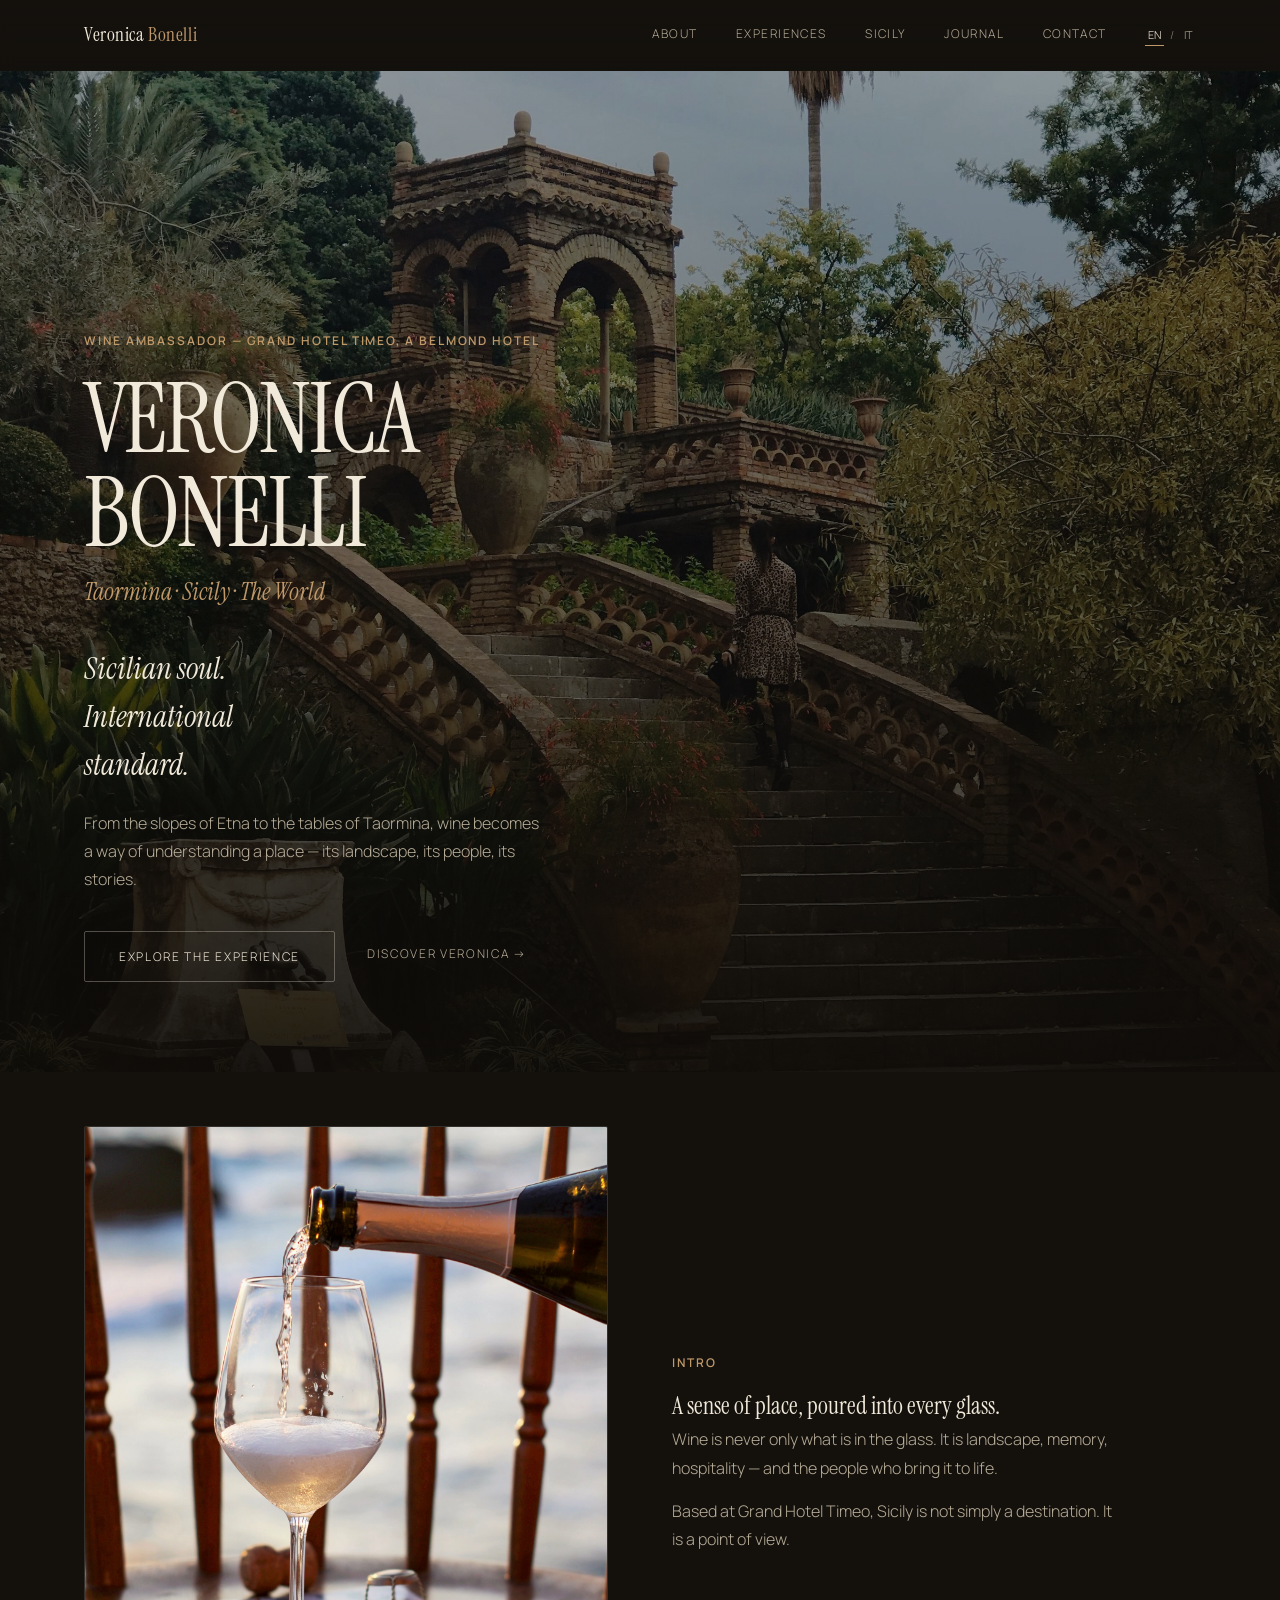
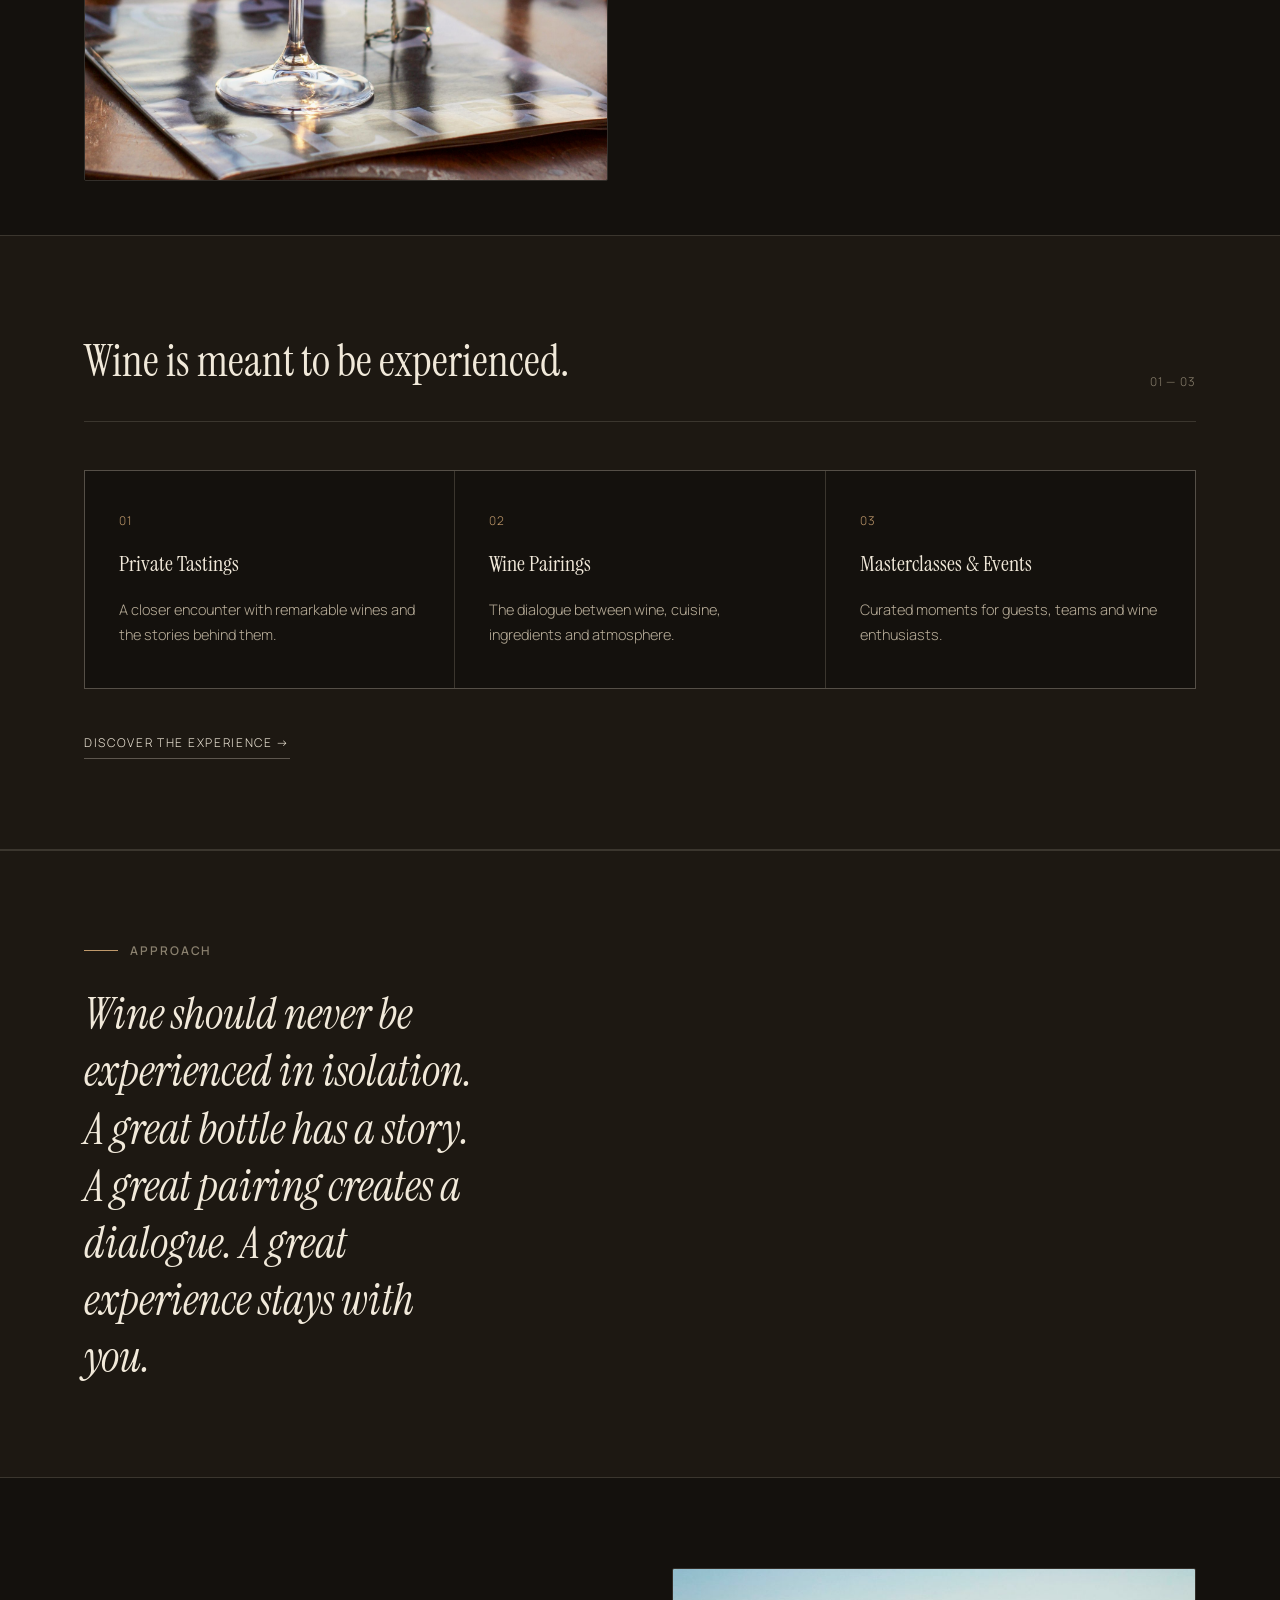
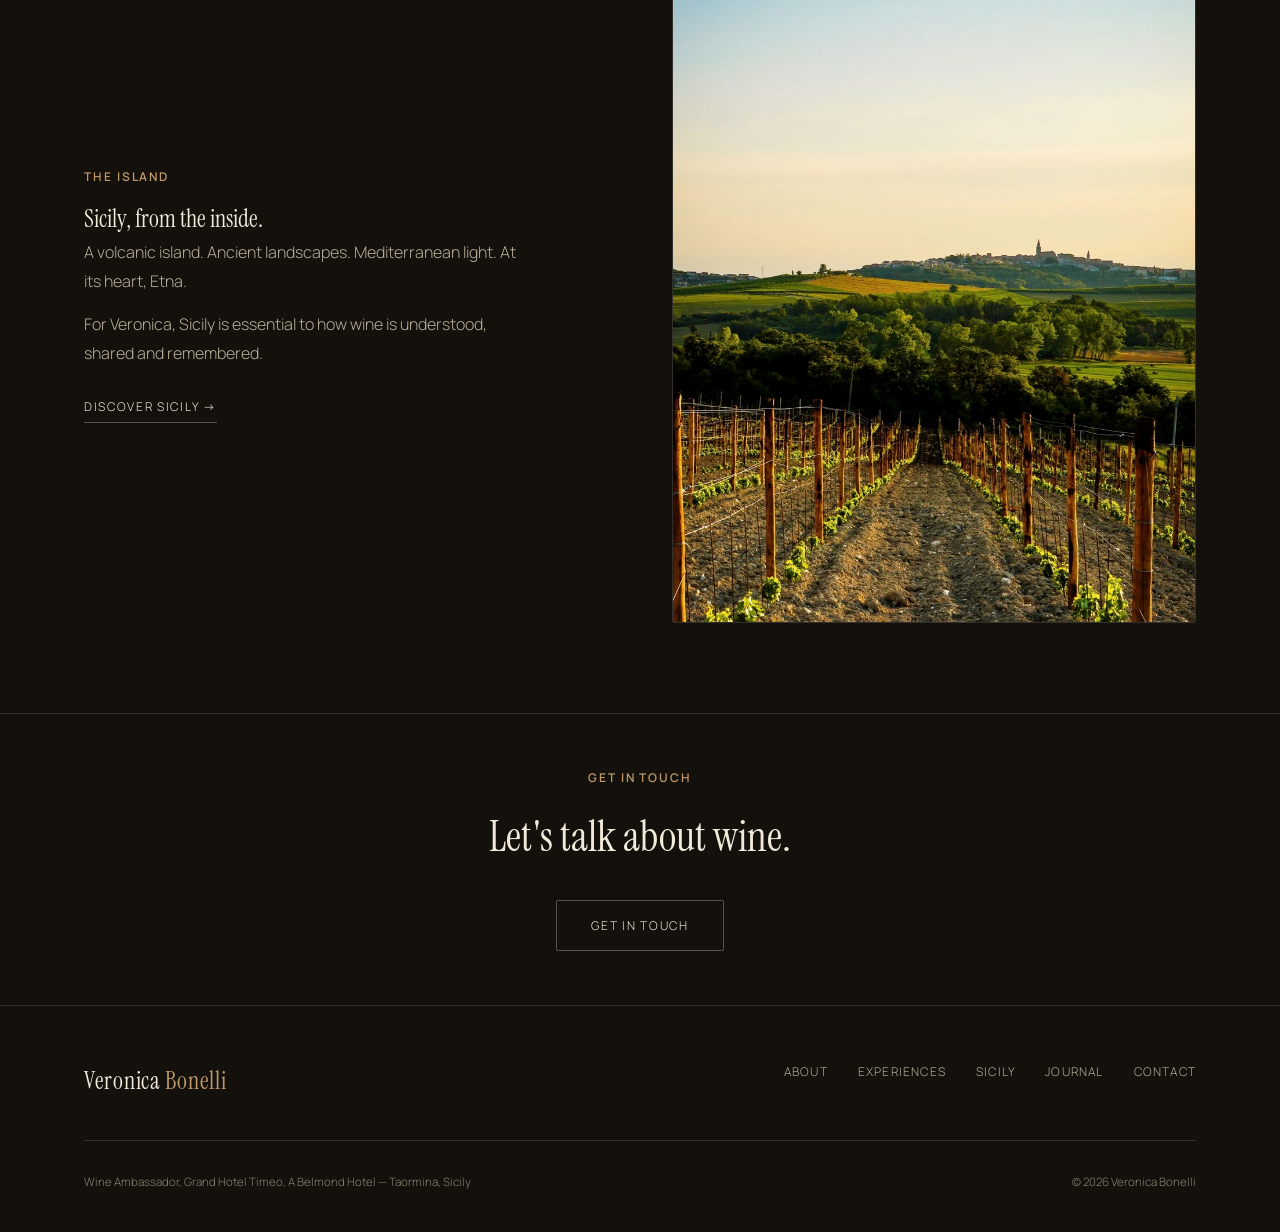
<file: index.html>
<!doctype html>
<html lang="en" data-lang="en">
<head>
<meta charset="UTF-8">
<meta name="viewport" content="width=device-width, initial-scale=1">
<title>Veronica Bonelli | Wine Ambassador, Grand Hotel Timeo, Taormina</title>
<meta name="description" content="Veronica Bonelli, Wine Ambassador at Grand Hotel Timeo, A Belmond Hotel in Taormina, Sicily. Private tastings, wine pairings and curated experiences shaped by the island and its volcano.">
<link rel="canonical" href="https://www.veronicabonelli.com/">
<meta property="og:type" content="website">
<meta property="og:site_name" content="Veronica Bonelli">
<meta property="og:title" content="Veronica Bonelli | Wine Ambassador, Grand Hotel Timeo">
<meta property="og:description" content="Sicilian soul. International standard. Wine Ambassador at Grand Hotel Timeo, A Belmond Hotel, Taormina.">
<meta property="og:image" content="https://www.veronicabonelli.com/assets/img/hero-timeo-garden.jpg">
<meta property="og:url" content="https://www.veronicabonelli.com/">
<meta name="twitter:card" content="summary_large_image">
<meta name="theme-color" content="#14110D">
<link rel="icon" href="data:image/svg+xml,<svg xmlns=%22http://www.w3.org/2000/svg%22 viewBox=%220 0 100 100%22><text y=%22.9em%22 font-size=%2290%22>🍷</text></svg>">
<link rel="preconnect" href="https://fonts.googleapis.com">
<link rel="preconnect" href="https://fonts.gstatic.com" crossorigin>
<link rel="stylesheet" href="https://fonts.googleapis.com/css2?family=Instrument+Serif:ital@0;1&family=Manrope:wght@300;400;500;600;700&display=swap">
<link rel="stylesheet" href="assets/css/style.css">
<script type="application/ld+json">
{
  "@context": "https://schema.org",
  "@type": "Person",
  "name": "Veronica Bonelli",
  "jobTitle": "Wine Ambassador",
  "worksFor": {
    "@type": "LodgingBusiness",
    "name": "Grand Hotel Timeo, A Belmond Hotel",
    "address": {
      "@type": "PostalAddress",
      "addressLocality": "Taormina",
      "addressRegion": "Sicily",
      "addressCountry": "IT"
    }
  },
  "url": "https://www.veronicabonelli.com/"
}
</script>
</head>
<body>
<a class="skip-link" href="#main">Skip to content</a>

<header class="site-header">
  <div class="wrap">
    <a class="brand" href="index.html">Veronica <span>Bonelli</span></a>
    <button class="menu-toggle" aria-expanded="false" aria-controls="site-nav" aria-label="Toggle menu">
      <span></span><span></span><span></span>
    </button>
    <nav class="nav-desktop" id="site-nav" aria-label="Primary">
      <a href="about.html">About</a>
      <a href="experience.html">Experiences</a>
      <a href="sicily.html">Sicily</a>
      <a href="journal.html">Journal</a>
      <a href="contact.html">Contact</a>
      <span class="lang-switch" role="group" aria-label="Language">
        <button type="button" data-lang-btn="en" aria-pressed="true">EN</button> / <button type="button" data-lang-btn="it" aria-pressed="false">IT</button>
      </span>
    </nav>
  </div>
</header>

<main id="main">

  <!-- ============ HERO ============ -->
  <header class="hero">
    <div class="hero-media">
      <img src="assets/img/hero-timeo-garden.jpg"
           srcset="assets/img/hero-timeo-garden-900.jpg 900w, assets/img/hero-timeo-garden.jpg 2400w"
           sizes="100vw"
           alt="Stone garden staircase and archway in the grounds of a historic Sicilian hotel"
           fetchpriority="high">
    </div>
    <div class="wrap">
      <span class="eyebrow hero-eyebrow">Wine Ambassador — Grand Hotel Timeo, A Belmond Hotel</span>
      <h1>VERONICA<br>BONELLI</h1>
      <p class="place"><span data-en>Taormina · Sicily · The World</span><span data-it>Taormina · Sicilia · Il Mondo</span></p>
      <p class="hero-tagline">
        <span data-en>Sicilian soul.<br>International standard.</span>
        <span data-it>Anima siciliana.<br>Standard internazionale.</span>
      </p>
      <p class="hero-sub">
        <span data-en>From the slopes of Etna to the tables of Taormina, wine becomes a way of understanding a place — its landscape, its people, its stories.</span>
        <span data-it>Dalle pendici dell'Etna alle tavole di Taormina, il vino diventa un modo di comprendere un luogo — il suo paesaggio, la sua gente, le sue storie.</span>
      </p>
      <div class="hero-actions">
        <a class="btn" href="experience.html"><span data-en>Explore the Experience</span><span data-it>Scopri l'Esperienza</span></a>
        <a class="cta quiet" href="about.html"><span data-en>Discover Veronica →</span><span data-it>Scopri Veronica →</span></a>
      </div>
    </div>
  </header>

  <!-- ============ INTRO ============ -->
  <section class="section-tight">
    <div class="wrap">
      <div class="spread reveal">
        <div class="art ratio-4-5">
          <img src="assets/img/pour-terrace-sea.jpg" loading="lazy" width="1700" height="2550"
               alt="Wine being poured into a glass on a terrace overlooking the Sicilian coastline">
        </div>
        <div class="copy">
          <span class="eyebrow"><span data-en>Intro</span><span data-it>Introduzione</span></span>
          <h2 style="margin-top:14px;">
            <span data-en>A sense of place, poured into every glass.</span>
            <span data-it>Un senso del luogo, versato in ogni calice.</span>
          </h2>
          <p>
            <span data-en>Wine is never only what is in the glass. It is landscape, memory, hospitality — and the people who bring it to life.</span>
            <span data-it>Il vino non è mai solo ciò che si trova nel calice. È paesaggio, memoria, ospitalità — e le persone che lo portano in vita.</span>
          </p>
          <p>
            <span data-en>Based at Grand Hotel Timeo, Sicily is not simply a destination. It is a point of view.</span>
            <span data-it>Con base al Grand Hotel Timeo, la Sicilia non è semplicemente una destinazione. È un punto di vista.</span>
          </p>
        </div>
      </div>
    </div>
  </section>

  <!-- ============ WINE EXPERIENCE TEASER ============ -->
  <section style="background:var(--basalto); border-top:1px solid var(--line); border-bottom:1px solid var(--line);">
    <div class="wrap">
      <div class="section-head reveal">
        <h2><span data-en>Wine is meant to be experienced.</span><span data-it>Il vino è fatto per essere vissuto.</span></h2>
        <span class="idx">01 — 03</span>
      </div>
      <div class="exp-grid reveal">
        <div class="exp-card">
          <span class="num">01</span>
          <h3><span data-en>Private Tastings</span><span data-it>Degustazioni Private</span></h3>
          <p><span data-en>A closer encounter with remarkable wines and the stories behind them.</span><span data-it>Un incontro ravvicinato con vini straordinari e le storie che li accompagnano.</span></p>
        </div>
        <div class="exp-card">
          <span class="num">02</span>
          <h3><span data-en>Wine Pairings</span><span data-it>Abbinamenti</span></h3>
          <p><span data-en>The dialogue between wine, cuisine, ingredients and atmosphere.</span><span data-it>Il dialogo tra vino, cucina, ingredienti e atmosfera.</span></p>
        </div>
        <div class="exp-card">
          <span class="num">03</span>
          <h3><span data-en>Masterclasses &amp; Events</span><span data-it>Masterclass ed Eventi</span></h3>
          <p><span data-en>Curated moments for guests, teams and wine enthusiasts.</span><span data-it>Momenti curati per ospiti, team e appassionati di vino.</span></p>
        </div>
      </div>
      <div class="reveal" style="margin-top:40px;">
        <a class="cta" href="experience.html"><span data-en>Discover the Experience →</span><span data-it>Scopri l'Esperienza →</span></a>
      </div>
    </div>
  </section>

  <!-- ============ PHILOSOPHY / MANIFESTO ============ -->
  <section class="manifesto">
    <div class="wrap">
      <div class="badge-row reveal">
        <span class="line"></span>
        <span class="eyebrow" style="color:var(--muted-2);"><span data-en>Approach</span><span data-it>Approccio</span></span>
      </div>
      <blockquote class="reveal">
        <p>
          <span data-en>Wine should never be experienced in isolation. A great bottle has a story. A great pairing creates a dialogue. A great experience stays with you.</span>
          <span data-it>Il vino non dovrebbe mai essere vissuto in isolamento. Una grande bottiglia ha una storia. Un grande abbinamento crea un dialogo. Una grande esperienza rimane.</span>
        </p>
      </blockquote>
    </div>
  </section>

  <!-- ============ SICILY TEASER ============ -->
  <section>
    <div class="wrap">
      <div class="spread rev reveal">
        <div class="art ratio-4-5">
          <img src="assets/img/vineyard-golden-hills-900.jpg" loading="lazy" width="900" height="1676"
               alt="Vineyard rows on rolling Sicilian hills at golden hour, with a hilltop village in the distance">
        </div>
        <div class="copy">
          <span class="eyebrow"><span data-en>The Island</span><span data-it>L'Isola</span></span>
          <h2 style="margin-top:14px;"><span data-en>Sicily, from the inside.</span><span data-it>La Sicilia, dall'interno.</span></h2>
          <p>
            <span data-en>A volcanic island. Ancient landscapes. Mediterranean light. At its heart, Etna.</span>
            <span data-it>Un'isola vulcanica. Paesaggi antichi. Luce mediterranea. Al suo centro, l'Etna.</span>
          </p>
          <p>
            <span data-en>For Veronica, Sicily is essential to how wine is understood, shared and remembered.</span>
            <span data-it>Per Veronica, la Sicilia è essenziale al modo in cui il vino viene compreso, condiviso e ricordato.</span>
          </p>
          <div style="margin-top:26px;">
            <a class="cta" href="sicily.html"><span data-en>Discover Sicily →</span><span data-it>Scopri la Sicilia →</span></a>
          </div>
        </div>
      </div>
    </div>
  </section>

  <!-- ============ CLOSING CTA ============ -->
  <section class="section-tight" style="text-align:center; border-top:1px solid var(--line);">
    <div class="wrap-narrow reveal">
      <span class="eyebrow"><span data-en>Get in Touch</span><span data-it>Contatti</span></span>
      <h2 style="margin-top:16px; font-size:clamp(28px,4vw,42px);">
        <span data-en>Let's talk about wine.</span><span data-it>Parliamo di vino.</span>
      </h2>
      <div style="margin-top:30px;">
        <a class="btn" href="contact.html"><span data-en>Get in Touch</span><span data-it>Contattami</span></a>
      </div>
    </div>
  </section>

</main>

<footer class="site-footer">
  <div class="wrap">
    <div class="footer-top">
      <a class="brand" href="index.html">Veronica <span>Bonelli</span></a>
      <nav class="footer-nav" aria-label="Footer">
        <a href="about.html">About</a>
        <a href="experience.html">Experiences</a>
        <a href="sicily.html">Sicily</a>
        <a href="journal.html">Journal</a>
        <a href="contact.html">Contact</a>
      </nav>
    </div>
    <div class="footer-bottom">
      <span><span data-en>Wine Ambassador, Grand Hotel Timeo, A Belmond Hotel — Taormina, Sicily</span><span data-it>Wine Ambassador, Grand Hotel Timeo, A Belmond Hotel — Taormina, Sicilia</span></span>
      <span>© 2026 Veronica Bonelli</span>
    </div>
  </div>
</footer>

<script src="assets/js/main.js"></script>
</body>
</html>
</file>
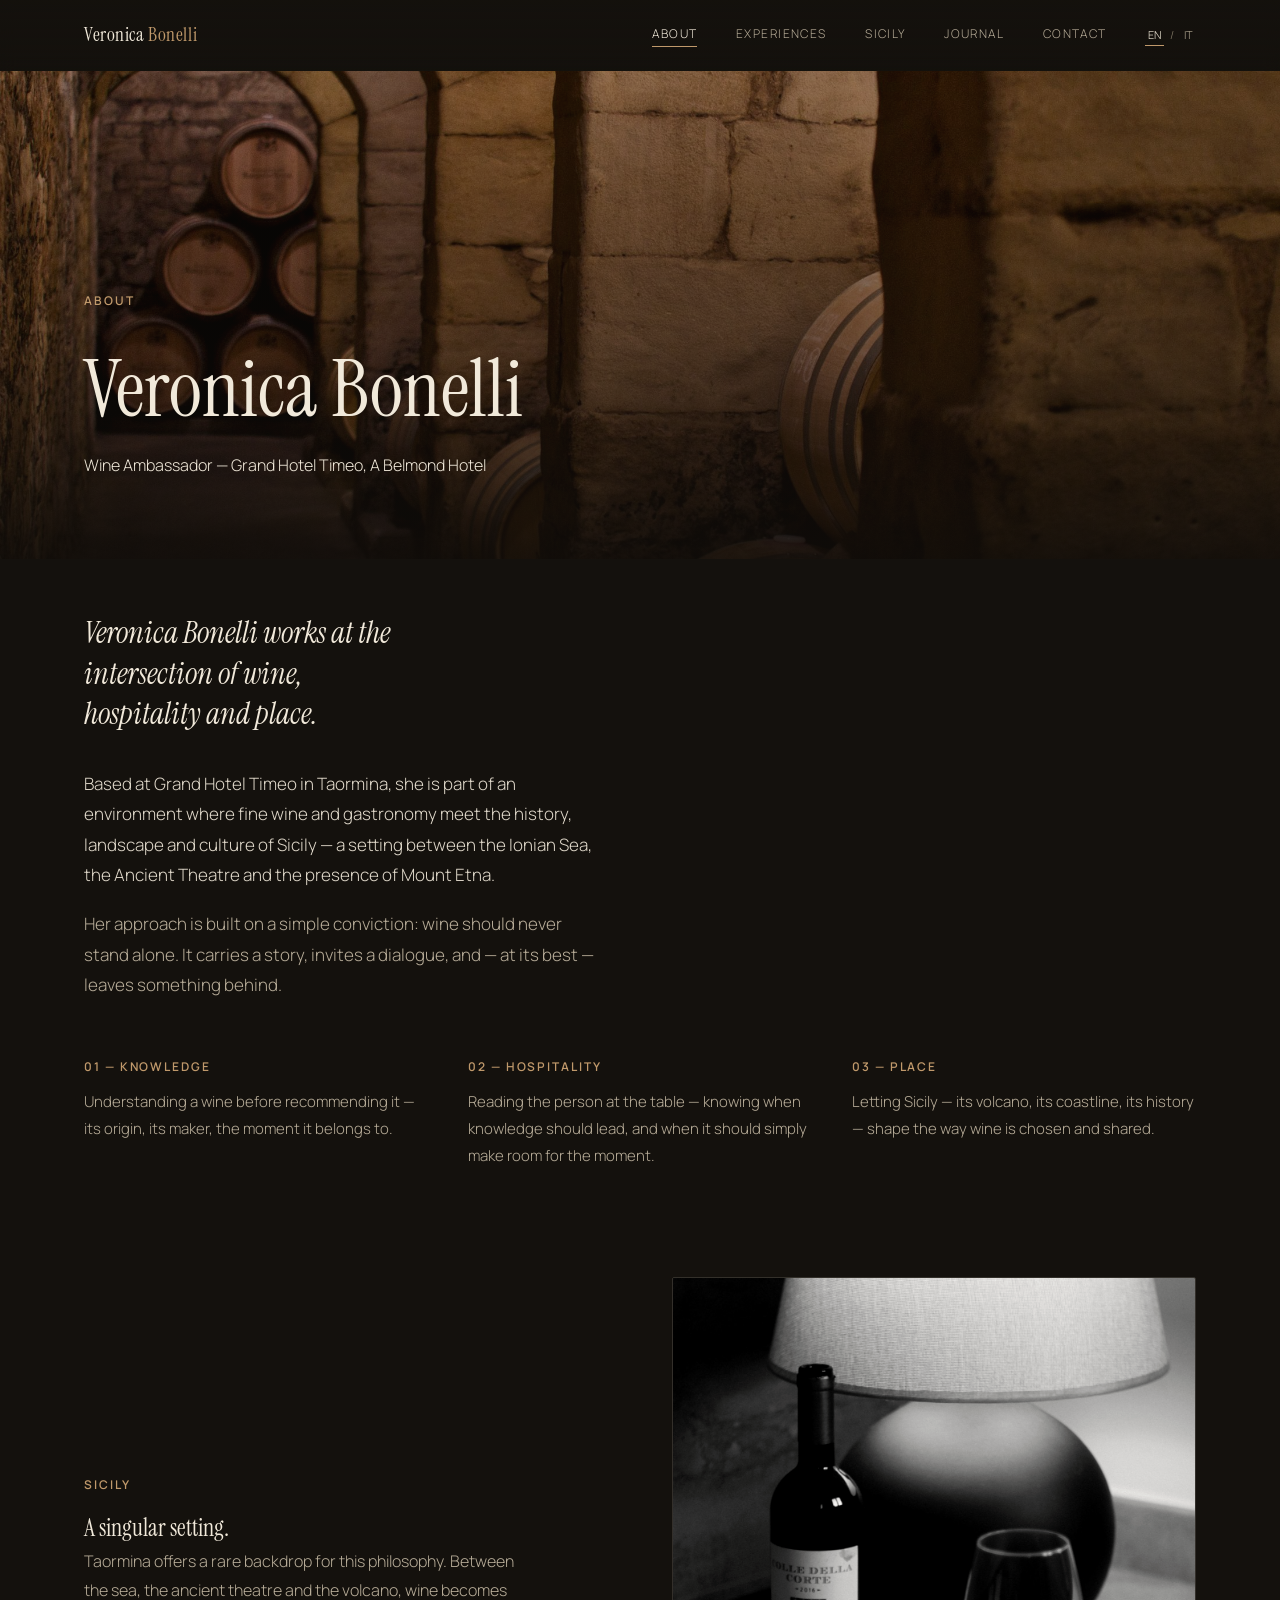
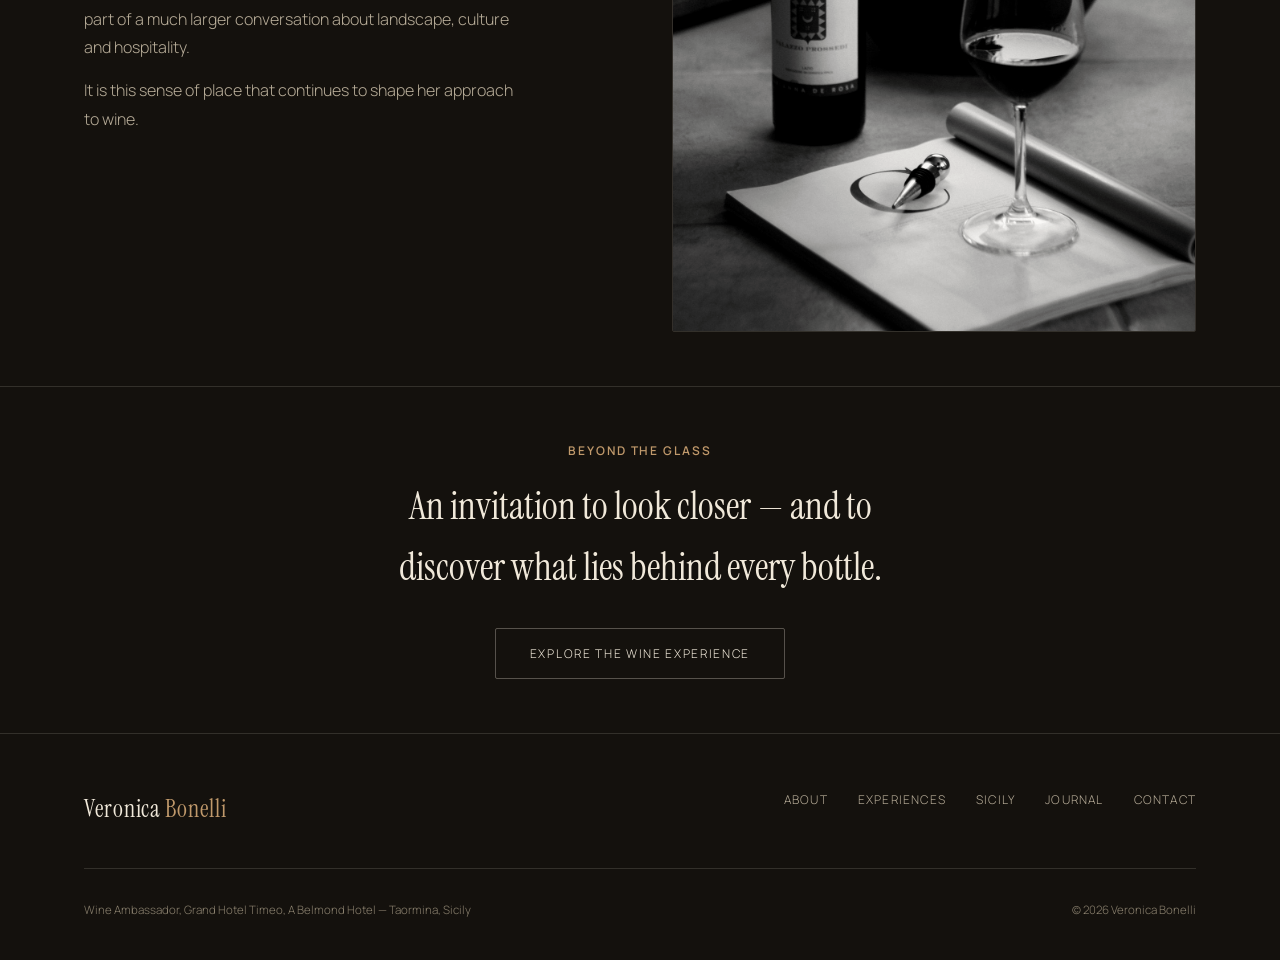
<file: about.html>
<!doctype html>
<html lang="en" data-lang="en">
<head>
<meta charset="UTF-8">
<meta name="viewport" content="width=device-width, initial-scale=1">
<title>About | Veronica Bonelli — Wine Ambassador, Grand Hotel Timeo</title>
<meta name="description" content="Veronica Bonelli works at the intersection of wine, hospitality and place — Wine Ambassador at Grand Hotel Timeo, A Belmond Hotel, Taormina.">
<link rel="canonical" href="https://www.veronicabonelli.com/about.html">
<meta property="og:type" content="profile">
<meta property="og:site_name" content="Veronica Bonelli">
<meta property="og:title" content="About Veronica Bonelli">
<meta property="og:description" content="Wine Ambassador at Grand Hotel Timeo, A Belmond Hotel, Taormina — wine, hospitality and a deep sense of place.">
<meta property="og:image" content="https://www.veronicabonelli.com/assets/img/cellar-stone-arches.jpg">
<meta property="og:url" content="https://www.veronicabonelli.com/about.html">
<meta name="twitter:card" content="summary_large_image">
<meta name="theme-color" content="#14110D">
<link rel="icon" href="data:image/svg+xml,<svg xmlns=%22http://www.w3.org/2000/svg%22 viewBox=%220 0 100 100%22><text y=%22.9em%22 font-size=%2290%22>🍷</text></svg>">
<link rel="preconnect" href="https://fonts.googleapis.com">
<link rel="preconnect" href="https://fonts.gstatic.com" crossorigin>
<link rel="stylesheet" href="https://fonts.googleapis.com/css2?family=Instrument+Serif:ital@0;1&family=Manrope:wght@300;400;500;600;700&display=swap">
<link rel="stylesheet" href="assets/css/style.css">
</head>
<body>
<a class="skip-link" href="#main">Skip to content</a>

<header class="site-header">
  <div class="wrap">
    <a class="brand" href="index.html">Veronica <span>Bonelli</span></a>
    <button class="menu-toggle" aria-expanded="false" aria-controls="site-nav" aria-label="Toggle menu">
      <span></span><span></span><span></span>
    </button>
    <nav class="nav-desktop" id="site-nav" aria-label="Primary">
      <a href="about.html" aria-current="page">About</a>
      <a href="experience.html">Experiences</a>
      <a href="sicily.html">Sicily</a>
      <a href="journal.html">Journal</a>
      <a href="contact.html">Contact</a>
      <span class="lang-switch" role="group" aria-label="Language">
        <button type="button" data-lang-btn="en" aria-pressed="true">EN</button> / <button type="button" data-lang-btn="it" aria-pressed="false">IT</button>
      </span>
    </nav>
  </div>
</header>

<main id="main">

  <header class="page-hero">
    <div class="hero-media">
      <img src="assets/img/cellar-stone-arches.jpg"
           srcset="assets/img/cellar-stone-arches-900.jpg 900w, assets/img/cellar-stone-arches.jpg 2200w"
           sizes="100vw" loading="eager" fetchpriority="high"
           alt="A stone-vaulted cellar corridor with soft, warm lighting">
    </div>
    <div class="wrap">
      <span class="eyebrow"><span data-en>About</span><span data-it>Chi È</span></span>
      <h1 style="font-size:clamp(40px,7vw,80px); margin-top:14px;">Veronica Bonelli</h1>
      <p class="place"><span data-en>Wine Ambassador — Grand Hotel Timeo, A Belmond Hotel</span><span data-it>Wine Ambassador — Grand Hotel Timeo, A Belmond Hotel</span></p>
    </div>
  </header>

  <section class="section-tight">
    <div class="wrap">
      <p class="about-lede reveal">
        <span data-en>Veronica Bonelli works at the intersection of wine, hospitality and place.</span>
        <span data-it>Veronica Bonelli lavora all'incontro tra vino, ospitalità e territorio.</span>
      </p>

      <div class="reveal" style="max-width:60ch; margin-top:34px;">
        <p class="lede" style="color:var(--ivory); opacity:.92;">
          <span data-en>Based at Grand Hotel Timeo in Taormina, she is part of an environment where fine wine and gastronomy meet the history, landscape and culture of Sicily — a setting between the Ionian Sea, the Ancient Theatre and the presence of Mount Etna.</span>
          <span data-it>Con base al Grand Hotel Timeo di Taormina, fa parte di un ambiente in cui il grande vino e la gastronomia incontrano la storia, il paesaggio e la cultura della Sicilia — un contesto tra il Mar Ionio, il Teatro Antico e la presenza dell'Etna.</span>
        </p>
        <p class="lede" style="margin-top:18px;">
          <span data-en>Her approach is built on a simple conviction: wine should never stand alone. It carries a story, invites a dialogue, and — at its best — leaves something behind.</span>
          <span data-it>Il suo approccio si fonda su una convinzione semplice: il vino non dovrebbe mai essere isolato. Racconta una storia, apre un dialogo e, nella sua forma migliore, lascia un segno.</span>
        </p>
      </div>

      <div class="pillars reveal">
        <div class="pillar">
          <span class="eyebrow">01 — <span data-en>Knowledge</span><span data-it>Conoscenza</span></span>
          <p style="margin-top:12px;">
            <span data-en>Understanding a wine before recommending it — its origin, its maker, the moment it belongs to.</span>
            <span data-it>Comprendere un vino prima di consigliarlo — la sua origine, chi lo produce, il momento a cui appartiene.</span>
          </p>
        </div>
        <div class="pillar">
          <span class="eyebrow">02 — <span data-en>Hospitality</span><span data-it>Ospitalità</span></span>
          <p style="margin-top:12px;">
            <span data-en>Reading the person at the table — knowing when knowledge should lead, and when it should simply make room for the moment.</span>
            <span data-it>Leggere la persona seduta al tavolo — sapere quando la conoscenza deve guidare e quando deve semplicemente lasciare spazio al momento.</span>
          </p>
        </div>
        <div class="pillar">
          <span class="eyebrow">03 — <span data-en>Place</span><span data-it>Territorio</span></span>
          <p style="margin-top:12px;">
            <span data-en>Letting Sicily — its volcano, its coastline, its history — shape the way wine is chosen and shared.</span>
            <span data-it>Lasciare che la Sicilia — il suo vulcano, la sua costa, la sua storia — orienti il modo in cui il vino viene scelto e condiviso.</span>
          </p>
        </div>
      </div>
    </div>
  </section>

  <section class="section-tight">
    <div class="wrap">
      <div class="spread rev reveal">
        <div class="art ratio-4-5">
          <img src="assets/img/still-life-bw.jpg" loading="lazy" width="1300" height="1949"
               alt="Black and white still life of a wine bottle and glass on a dark tabletop">
        </div>
        <div class="copy">
          <span class="eyebrow"><span data-en>Sicily</span><span data-it>Sicilia</span></span>
          <h2 style="margin-top:14px;"><span data-en>A singular setting.</span><span data-it>Un contesto unico.</span></h2>
          <p>
            <span data-en>Taormina offers a rare backdrop for this philosophy. Between the sea, the ancient theatre and the volcano, wine becomes part of a much larger conversation about landscape, culture and hospitality.</span>
            <span data-it>Taormina offre uno sfondo raro per questa filosofia. Tra il mare, il teatro antico e il vulcano, il vino diventa parte di una conversazione molto più ampia su paesaggio, cultura e ospitalità.</span>
          </p>
          <p>
            <span data-en>It is this sense of place that continues to shape her approach to wine.</span>
            <span data-it>È questo senso del luogo a continuare a orientare il suo approccio al vino.</span>
          </p>
        </div>
      </div>
    </div>
  </section>

  <section class="section-tight" style="text-align:center; border-top:1px solid var(--line);">
    <div class="wrap-narrow reveal">
      <span class="eyebrow"><span data-en>Beyond the Glass</span><span data-it>Oltre il Calice</span></span>
      <h2 style="margin-top:16px; font-size:clamp(26px,3.6vw,38px);">
        <span data-en>An invitation to look closer — and to discover what lies behind every bottle.</span>
        <span data-it>Un invito a guardare più da vicino — e a scoprire ciò che si trova dietro ogni bottiglia.</span>
      </h2>
      <div style="margin-top:30px;">
        <a class="btn" href="experience.html"><span data-en>Explore the Wine Experience</span><span data-it>Scopri l'Esperienza</span></a>
      </div>
    </div>
  </section>

</main>

<footer class="site-footer">
  <div class="wrap">
    <div class="footer-top">
      <a class="brand" href="index.html">Veronica <span>Bonelli</span></a>
      <nav class="footer-nav" aria-label="Footer">
        <a href="about.html">About</a>
        <a href="experience.html">Experiences</a>
        <a href="sicily.html">Sicily</a>
        <a href="journal.html">Journal</a>
        <a href="contact.html">Contact</a>
      </nav>
    </div>
    <div class="footer-bottom">
      <span><span data-en>Wine Ambassador, Grand Hotel Timeo, A Belmond Hotel — Taormina, Sicily</span><span data-it>Wine Ambassador, Grand Hotel Timeo, A Belmond Hotel — Taormina, Sicilia</span></span>
      <span>© 2026 Veronica Bonelli</span>
    </div>
  </div>
</footer>

<script src="assets/js/main.js"></script>
</body>
</html>
</file>
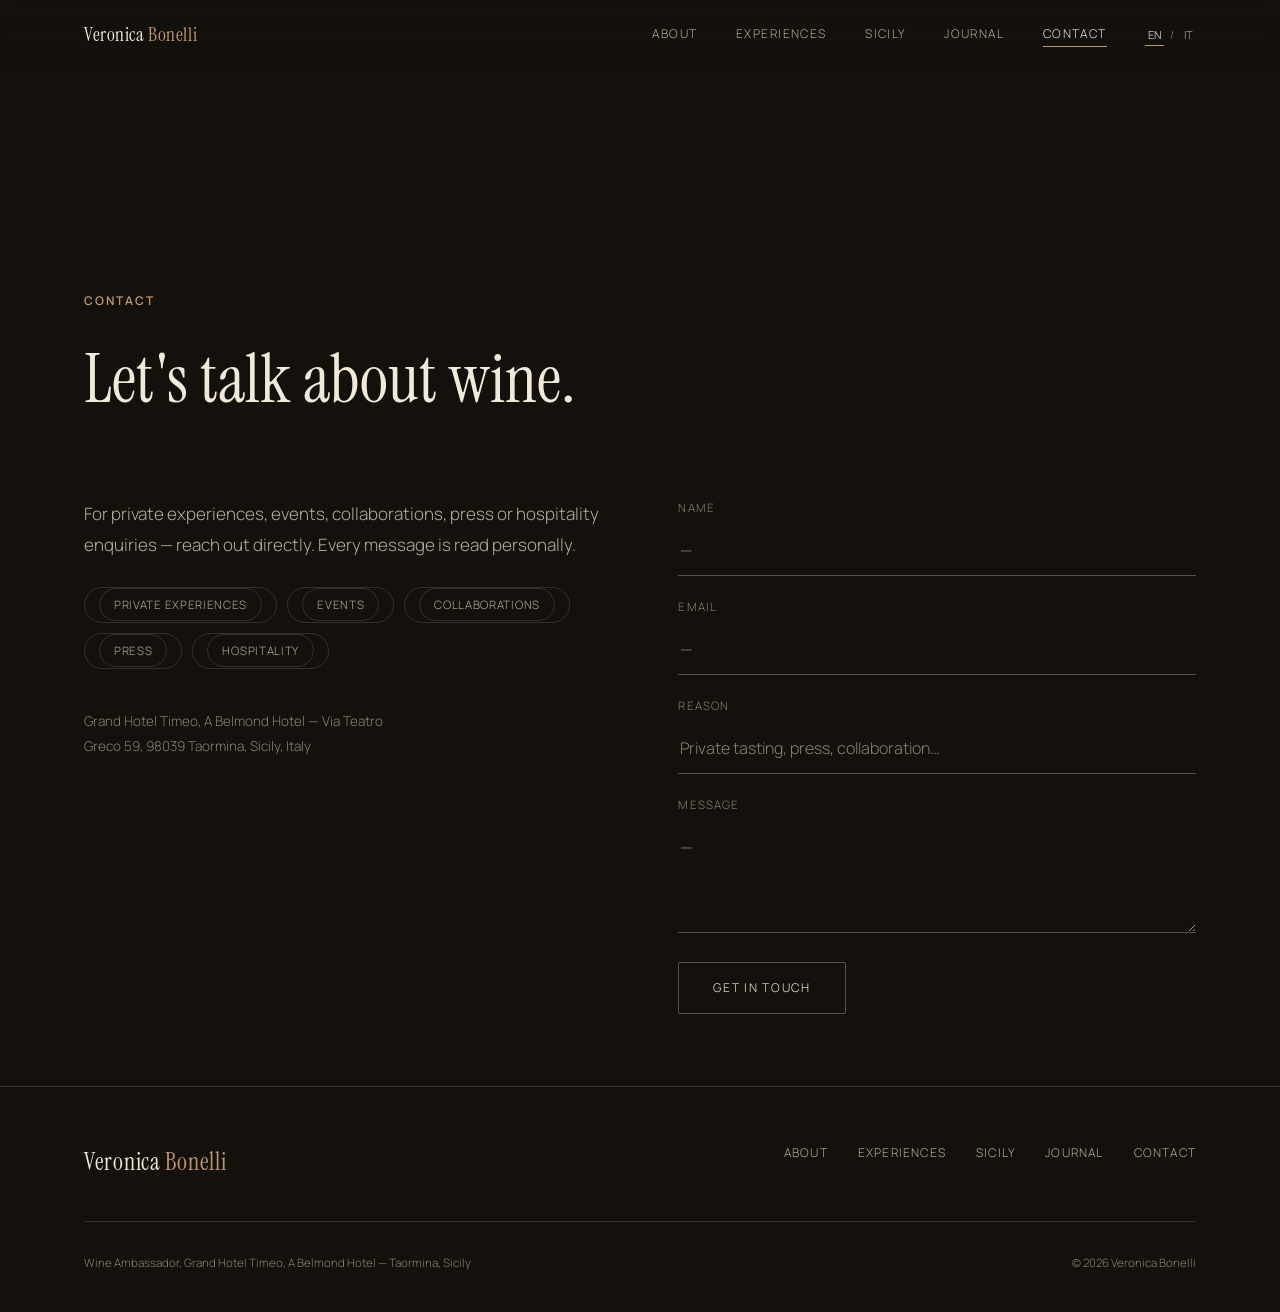
<file: contact.html>
<!doctype html>
<html lang="en" data-lang="en">
<head>
<meta charset="UTF-8">
<meta name="viewport" content="width=device-width, initial-scale=1">
<title>Contact | Veronica Bonelli — Wine Ambassador, Taormina</title>
<meta name="description" content="Get in touch with Veronica Bonelli, Wine Ambassador at Grand Hotel Timeo, A Belmond Hotel, Taormina — private experiences, events, collaborations and press.">
<link rel="canonical" href="https://www.veronicabonelli.com/contact.html">
<meta property="og:type" content="website">
<meta property="og:site_name" content="Veronica Bonelli">
<meta property="og:title" content="Contact Veronica Bonelli">
<meta property="og:description" content="Let's talk about wine — private experiences, events, collaborations and press.">
<meta property="og:image" content="https://www.veronicabonelli.com/assets/img/hero-timeo-garden.jpg">
<meta property="og:url" content="https://www.veronicabonelli.com/contact.html">
<meta name="twitter:card" content="summary_large_image">
<meta name="theme-color" content="#14110D">
<link rel="icon" href="data:image/svg+xml,<svg xmlns=%22http://www.w3.org/2000/svg%22 viewBox=%220 0 100 100%22><text y=%22.9em%22 font-size=%2290%22>🍷</text></svg>">
<link rel="preconnect" href="https://fonts.googleapis.com">
<link rel="preconnect" href="https://fonts.gstatic.com" crossorigin>
<link rel="stylesheet" href="https://fonts.googleapis.com/css2?family=Instrument+Serif:ital@0;1&family=Manrope:wght@300;400;500;600;700&display=swap">
<link rel="stylesheet" href="assets/css/style.css">
</head>
<body>
<a class="skip-link" href="#main">Skip to content</a>

<header class="site-header">
  <div class="wrap">
    <a class="brand" href="index.html">Veronica <span>Bonelli</span></a>
    <button class="menu-toggle" aria-expanded="false" aria-controls="site-nav" aria-label="Toggle menu">
      <span></span><span></span><span></span>
    </button>
    <nav class="nav-desktop" id="site-nav" aria-label="Primary">
      <a href="about.html">About</a>
      <a href="experience.html">Experiences</a>
      <a href="sicily.html">Sicily</a>
      <a href="journal.html">Journal</a>
      <a href="contact.html" aria-current="page">Contact</a>
      <span class="lang-switch" role="group" aria-label="Language">
        <button type="button" data-lang-btn="en" aria-pressed="true">EN</button> / <button type="button" data-lang-btn="it" aria-pressed="false">IT</button>
      </span>
    </nav>
  </div>
</header>

<main id="main">

  <header class="page-hero" style="padding-bottom:12px;">
    <div class="wrap">
      <span class="eyebrow"><span data-en>Contact</span><span data-it>Contatti</span></span>
      <h1 style="font-size:clamp(38px,6.6vw,68px); margin-top:14px; color:var(--ivory);">
        <span data-en>Let's talk about wine.</span>
        <span data-it>Parliamo di vino.</span>
      </h1>
    </div>
  </header>

  <section class="section-tight">
    <div class="wrap">
      <div class="contact-grid">

        <div class="reveal">
          <p class="lede">
            <span data-en>For private experiences, events, collaborations, press or hospitality enquiries — reach out directly. Every message is read personally.</span>
            <span data-it>Per esperienze private, eventi, collaborazioni, stampa o richieste legate all'ospitalità — scrivi direttamente. Ogni messaggio viene letto personalmente.</span>
          </p>
          <div class="reasons">
            <span><span data-en>Private Experiences</span><span data-it>Esperienze Private</span></span>
            <span><span data-en>Events</span><span data-it>Eventi</span></span>
            <span><span data-en>Collaborations</span><span data-it>Collaborazioni</span></span>
            <span><span data-en>Press</span><span data-it>Stampa</span></span>
            <span><span data-en>Hospitality</span><span data-it>Ospitalità</span></span>
          </div>
          <p style="margin-top:40px; color:var(--muted-2); font-size:13.5px; line-height:1.8; max-width:42ch;">
            <span data-en>Grand Hotel Timeo, A Belmond Hotel — Via Teatro Greco 59, 98039 Taormina, Sicily, Italy</span>
            <span data-it>Grand Hotel Timeo, A Belmond Hotel — Via Teatro Greco 59, 98039 Taormina, Sicilia, Italia</span>
          </p>
        </div>

        <form class="reveal" data-contact-form novalidate>
          <div class="field">
            <label for="name"><span data-en>Name</span><span data-it>Nome</span></label>
            <input id="name" name="name" type="text" autocomplete="name" required placeholder="—">
          </div>
          <div class="field">
            <label for="email"><span data-en>Email</span><span data-it>Email</span></label>
            <input id="email" name="email" type="email" autocomplete="email" required placeholder="—">
          </div>
          <div class="field">
            <label for="reason"><span data-en>Reason</span><span data-it>Motivo</span></label>
            <input id="reason" name="reason" type="text" placeholder="Private tasting, press, collaboration…">
          </div>
          <div class="field">
            <label for="message"><span data-en>Message</span><span data-it>Messaggio</span></label>
            <textarea id="message" name="message" required placeholder="—"></textarea>
          </div>
          <button class="btn" type="submit"><span data-en>Get in Touch</span><span data-it>Invia</span></button>
          <p class="form-note" data-form-status role="status" aria-live="polite"></p>
        </form>

      </div>
    </div>
  </section>

</main>

<footer class="site-footer">
  <div class="wrap">
    <div class="footer-top">
      <a class="brand" href="index.html">Veronica <span>Bonelli</span></a>
      <nav class="footer-nav" aria-label="Footer">
        <a href="about.html">About</a>
        <a href="experience.html">Experiences</a>
        <a href="sicily.html">Sicily</a>
        <a href="journal.html">Journal</a>
        <a href="contact.html">Contact</a>
      </nav>
    </div>
    <div class="footer-bottom">
      <span><span data-en>Wine Ambassador, Grand Hotel Timeo, A Belmond Hotel — Taormina, Sicily</span><span data-it>Wine Ambassador, Grand Hotel Timeo, A Belmond Hotel — Taormina, Sicilia</span></span>
      <span>© 2026 Veronica Bonelli</span>
    </div>
  </div>
</footer>

<script src="assets/js/main.js"></script>
</body>
</html>
</file>
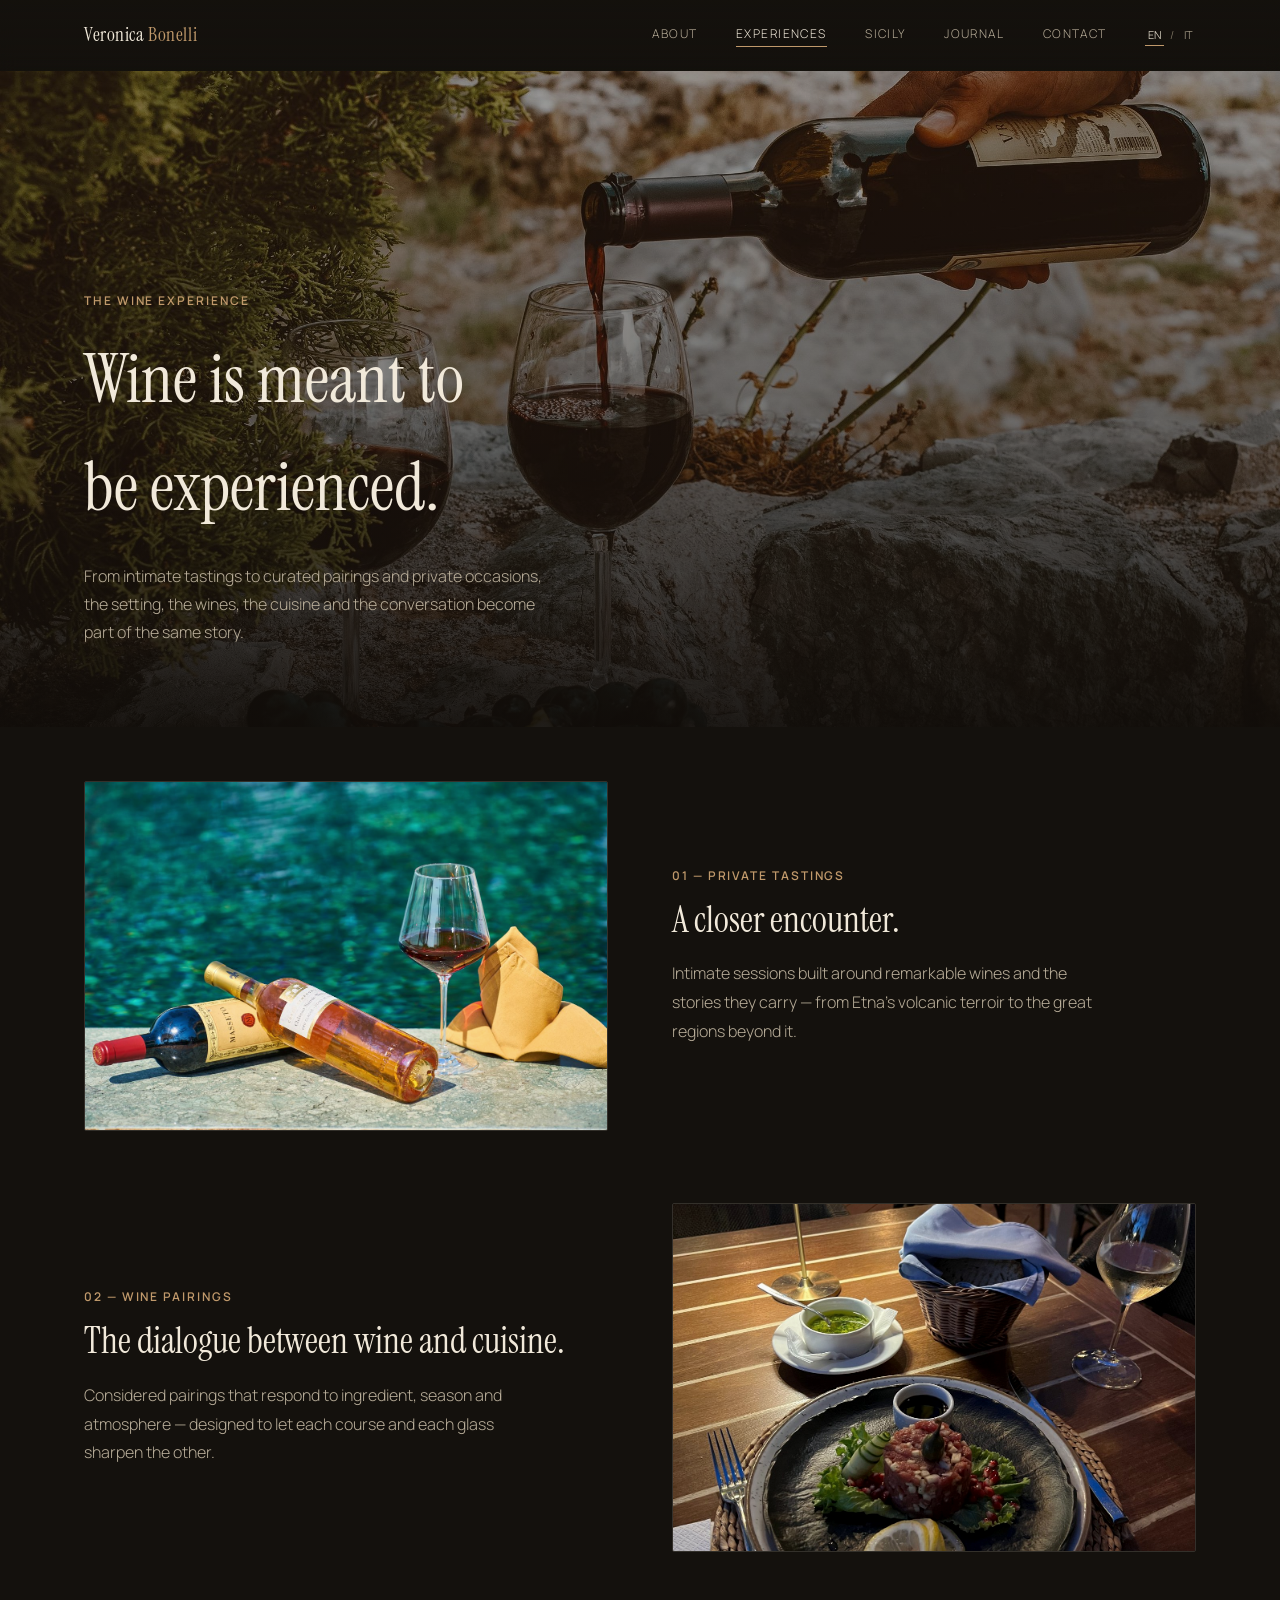
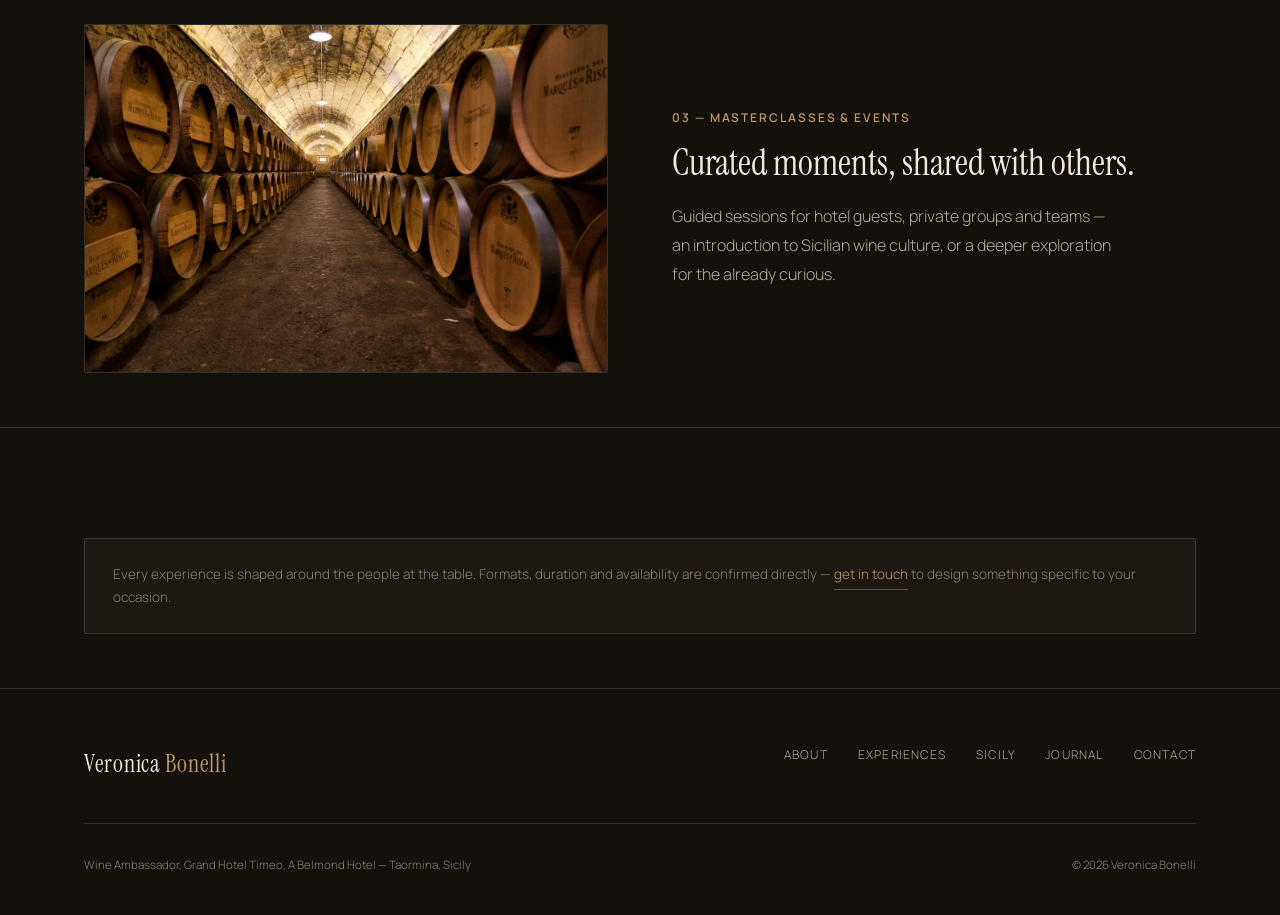
<file: experience.html>
<!doctype html>
<html lang="en" data-lang="en">
<head>
<meta charset="UTF-8">
<meta name="viewport" content="width=device-width, initial-scale=1">
<title>The Wine Experience | Veronica Bonelli — Grand Hotel Timeo</title>
<meta name="description" content="Private tastings, wine pairings, masterclasses and events with Veronica Bonelli, Wine Ambassador at Grand Hotel Timeo, A Belmond Hotel, Taormina.">
<link rel="canonical" href="https://www.veronicabonelli.com/experience.html">
<meta property="og:type" content="website">
<meta property="og:site_name" content="Veronica Bonelli">
<meta property="og:title" content="The Wine Experience | Veronica Bonelli">
<meta property="og:description" content="Wine is meant to be experienced — private tastings, pairings, masterclasses and events at Grand Hotel Timeo.">
<meta property="og:image" content="https://www.veronicabonelli.com/assets/img/pour-hand-coastal.jpg">
<meta property="og:url" content="https://www.veronicabonelli.com/experience.html">
<meta name="twitter:card" content="summary_large_image">
<meta name="theme-color" content="#14110D">
<link rel="icon" href="data:image/svg+xml,<svg xmlns=%22http://www.w3.org/2000/svg%22 viewBox=%220 0 100 100%22><text y=%22.9em%22 font-size=%2290%22>🍷</text></svg>">
<link rel="preconnect" href="https://fonts.googleapis.com">
<link rel="preconnect" href="https://fonts.gstatic.com" crossorigin>
<link rel="stylesheet" href="https://fonts.googleapis.com/css2?family=Instrument+Serif:ital@0;1&family=Manrope:wght@300;400;500;600;700&display=swap">
<link rel="stylesheet" href="assets/css/style.css">
</head>
<body>
<a class="skip-link" href="#main">Skip to content</a>

<header class="site-header">
  <div class="wrap">
    <a class="brand" href="index.html">Veronica <span>Bonelli</span></a>
    <button class="menu-toggle" aria-expanded="false" aria-controls="site-nav" aria-label="Toggle menu">
      <span></span><span></span><span></span>
    </button>
    <nav class="nav-desktop" id="site-nav" aria-label="Primary">
      <a href="about.html">About</a>
      <a href="experience.html" aria-current="page">Experiences</a>
      <a href="sicily.html">Sicily</a>
      <a href="journal.html">Journal</a>
      <a href="contact.html">Contact</a>
      <span class="lang-switch" role="group" aria-label="Language">
        <button type="button" data-lang-btn="en" aria-pressed="true">EN</button> / <button type="button" data-lang-btn="it" aria-pressed="false">IT</button>
      </span>
    </nav>
  </div>
</header>

<main id="main">

  <header class="page-hero">
    <div class="hero-media">
      <img src="assets/img/pour-hand-coastal.jpg"
           srcset="assets/img/pour-hand-coastal-900.jpg 900w, assets/img/pour-hand-coastal.jpg 2200w"
           sizes="100vw" loading="eager" fetchpriority="high"
           alt="A hand pouring wine outdoors on a stone terrace, with a plate of food nearby">
    </div>
    <div class="wrap">
      <span class="eyebrow"><span data-en>The Wine Experience</span><span data-it>L'Esperienza</span></span>
      <h1 style="font-size:clamp(38px,6.4vw,68px); margin-top:14px; max-width:16ch;">
        <span data-en>Wine is meant to be experienced.</span>
        <span data-it>Il vino è fatto per essere vissuto.</span>
      </h1>
      <p class="hero-sub">
        <span data-en>From intimate tastings to curated pairings and private occasions, the setting, the wines, the cuisine and the conversation become part of the same story.</span>
        <span data-it>Dalle degustazioni intime agli abbinamenti curati fino alle occasioni private, l'ambientazione, i vini, la cucina e la conversazione diventano parte della stessa storia.</span>
      </p>
    </div>
  </header>

  <section class="section-tight">
    <div class="wrap">

      <div class="spread reveal">
        <div class="art ratio-3-2">
          <img src="assets/img/bottle-glass-sea.jpg" loading="lazy" width="1300" height="867"
               alt="A bottle and glass of wine on a stone ledge above the turquoise Mediterranean sea">
        </div>
        <div class="copy">
          <span class="eyebrow">01 — <span data-en>Private Tastings</span><span data-it>Degustazioni Private</span></span>
          <h3 style="margin-top:14px;"><span data-en>A closer encounter.</span><span data-it>Un incontro ravvicinato.</span></h3>
          <p>
            <span data-en>Intimate sessions built around remarkable wines and the stories they carry — from Etna's volcanic terroir to the great regions beyond it.</span>
            <span data-it>Sessioni intime costruite intorno a vini straordinari e alle storie che portano con sé — dal terroir vulcanico dell'Etna alle grandi regioni oltre l'isola.</span>
          </p>
        </div>
      </div>

      <div class="spread rev reveal">
        <div class="art ratio-3-2">
          <img src="assets/img/table-fine-dining.jpg" loading="lazy" width="1300" height="1733"
               alt="A refined table setting on an outdoor terrace, with a plated dish and a glass of white wine">
        </div>
        <div class="copy">
          <span class="eyebrow">02 — <span data-en>Wine Pairings</span><span data-it>Abbinamenti</span></span>
          <h3 style="margin-top:14px;"><span data-en>The dialogue between wine and cuisine.</span><span data-it>Il dialogo tra vino e cucina.</span></h3>
          <p>
            <span data-en>Considered pairings that respond to ingredient, season and atmosphere — designed to let each course and each glass sharpen the other.</span>
            <span data-it>Abbinamenti pensati in base a ingrediente, stagione e atmosfera — costruiti perché ogni portata e ogni calice esaltino l'altro.</span>
          </p>
        </div>
      </div>

      <div class="spread reveal">
        <div class="art ratio-3-2">
          <img src="assets/img/barrel-tunnel.jpg" loading="lazy" width="1300" height="867"
               alt="A vaulted wine cellar corridor lined with wooden barrels">
        </div>
        <div class="copy">
          <span class="eyebrow">03 — <span data-en>Masterclasses &amp; Events</span><span data-it>Masterclass ed Eventi</span></span>
          <h3 style="margin-top:14px;"><span data-en>Curated moments, shared with others.</span><span data-it>Momenti curati, condivisi con altri.</span></h3>
          <p>
            <span data-en>Guided sessions for hotel guests, private groups and teams — an introduction to Sicilian wine culture, or a deeper exploration for the already curious.</span>
            <span data-it>Sessioni guidate per ospiti dell'hotel, gruppi privati e team — un'introduzione alla cultura enologica siciliana, o un approfondimento per i più curiosi.</span>
          </p>
        </div>
      </div>

    </div>
  </section>

  <section class="section-tight" style="border-top:1px solid var(--line);">
    <div class="wrap">
      <div class="journal-note reveal">
        <span data-en>Every experience is shaped around the people at the table. Formats, duration and availability are confirmed directly — <a class="cta" style="border:none; display:inline; font-size:inherit; letter-spacing:normal; text-transform:none; color:var(--gold);" href="contact.html">get in touch</a> to design something specific to your occasion.</span>
        <span data-it>Ogni esperienza è pensata intorno alle persone al tavolo. Formule, durata e disponibilità si confermano direttamente — <a class="cta" style="border:none; display:inline; font-size:inherit; letter-spacing:normal; text-transform:none; color:var(--gold);" href="contact.html">contattami</a> per costruire qualcosa su misura per la tua occasione.</span>
      </div>
    </div>
  </section>

</main>

<footer class="site-footer">
  <div class="wrap">
    <div class="footer-top">
      <a class="brand" href="index.html">Veronica <span>Bonelli</span></a>
      <nav class="footer-nav" aria-label="Footer">
        <a href="about.html">About</a>
        <a href="experience.html">Experiences</a>
        <a href="sicily.html">Sicily</a>
        <a href="journal.html">Journal</a>
        <a href="contact.html">Contact</a>
      </nav>
    </div>
    <div class="footer-bottom">
      <span><span data-en>Wine Ambassador, Grand Hotel Timeo, A Belmond Hotel — Taormina, Sicily</span><span data-it>Wine Ambassador, Grand Hotel Timeo, A Belmond Hotel — Taormina, Sicilia</span></span>
      <span>© 2026 Veronica Bonelli</span>
    </div>
  </div>
</footer>

<script src="assets/js/main.js"></script>
</body>
</html>
</file>
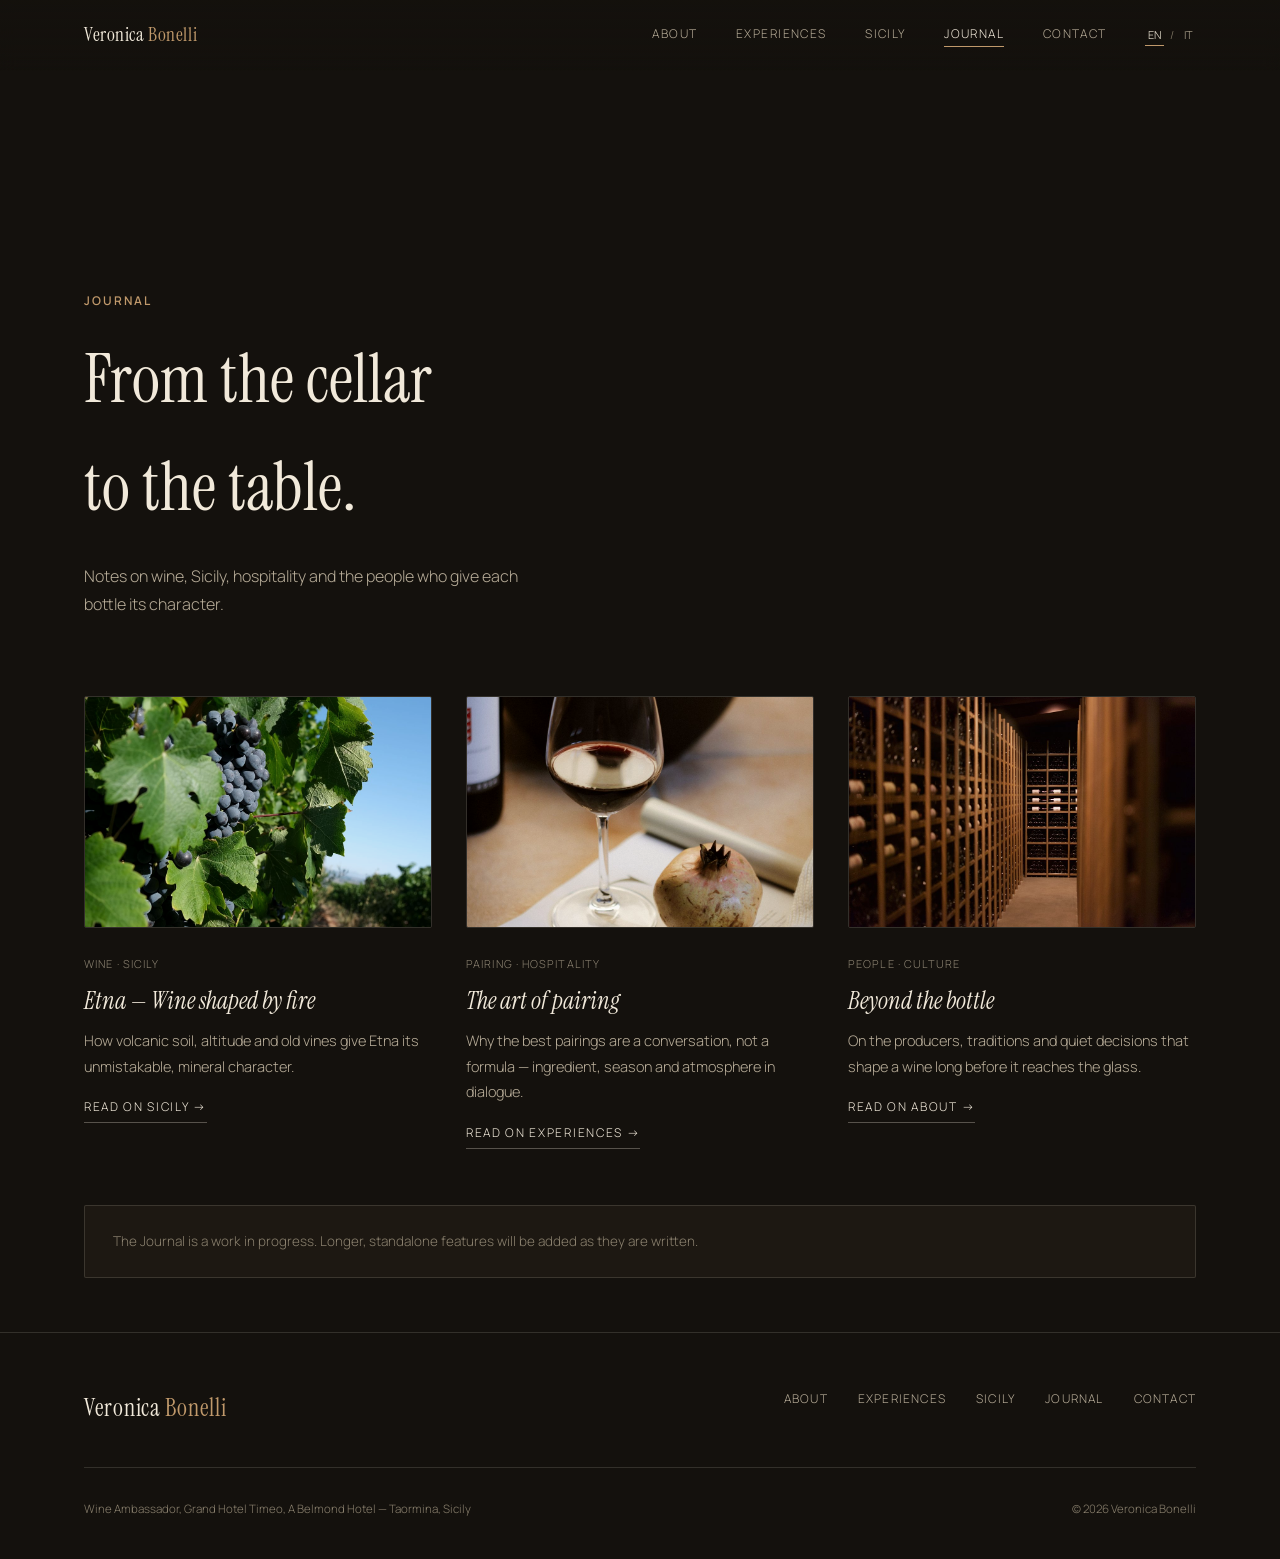
<file: journal.html>
<!doctype html>
<html lang="en" data-lang="en">
<head>
<meta charset="UTF-8">
<meta name="viewport" content="width=device-width, initial-scale=1">
<title>Journal | Veronica Bonelli — Wine Ambassador, Taormina</title>
<meta name="description" content="Notes on wine, Sicily, hospitality and the people who give each bottle its character — from Veronica Bonelli, Wine Ambassador at Grand Hotel Timeo.">
<link rel="canonical" href="https://www.veronicabonelli.com/journal.html">
<meta property="og:type" content="website">
<meta property="og:site_name" content="Veronica Bonelli">
<meta property="og:title" content="Journal | Veronica Bonelli">
<meta property="og:description" content="From the cellar to the table — notes on wine, Sicily and hospitality.">
<meta property="og:image" content="https://www.veronicabonelli.com/assets/img/cellar-corridor.jpg">
<meta property="og:url" content="https://www.veronicabonelli.com/journal.html">
<meta name="twitter:card" content="summary_large_image">
<meta name="theme-color" content="#14110D">
<link rel="icon" href="data:image/svg+xml,<svg xmlns=%22http://www.w3.org/2000/svg%22 viewBox=%220 0 100 100%22><text y=%22.9em%22 font-size=%2290%22>🍷</text></svg>">
<link rel="preconnect" href="https://fonts.googleapis.com">
<link rel="preconnect" href="https://fonts.gstatic.com" crossorigin>
<link rel="stylesheet" href="https://fonts.googleapis.com/css2?family=Instrument+Serif:ital@0;1&family=Manrope:wght@300;400;500;600;700&display=swap">
<link rel="stylesheet" href="assets/css/style.css">
</head>
<body>
<a class="skip-link" href="#main">Skip to content</a>

<header class="site-header">
  <div class="wrap">
    <a class="brand" href="index.html">Veronica <span>Bonelli</span></a>
    <button class="menu-toggle" aria-expanded="false" aria-controls="site-nav" aria-label="Toggle menu">
      <span></span><span></span><span></span>
    </button>
    <nav class="nav-desktop" id="site-nav" aria-label="Primary">
      <a href="about.html">About</a>
      <a href="experience.html">Experiences</a>
      <a href="sicily.html">Sicily</a>
      <a href="journal.html" aria-current="page">Journal</a>
      <a href="contact.html">Contact</a>
      <span class="lang-switch" role="group" aria-label="Language">
        <button type="button" data-lang-btn="en" aria-pressed="true">EN</button> / <button type="button" data-lang-btn="it" aria-pressed="false">IT</button>
      </span>
    </nav>
  </div>
</header>

<main id="main">

  <header class="page-hero" style="padding-bottom:24px;">
    <div class="wrap">
      <span class="eyebrow"><span data-en>Journal</span><span data-it>Journal</span></span>
      <h1 style="font-size:clamp(38px,6.6vw,68px); margin-top:14px; max-width:14ch; color:var(--ivory);">
        <span data-en>From the cellar to the table.</span>
        <span data-it>Dalla cantina alla tavola.</span>
      </h1>
      <p class="hero-sub">
        <span data-en>Notes on wine, Sicily, hospitality and the people who give each bottle its character.</span>
        <span data-it>Note su vino, Sicilia, ospitalità e le persone che danno carattere a ogni bottiglia.</span>
      </p>
    </div>
  </header>

  <section class="section-tight">
    <div class="wrap">
      <div class="journal-grid">

        <article class="journal-card reveal" id="etna-fire">
          <div class="art ratio-3-2">
            <img src="assets/img/grapes-blue-sky.jpg" loading="lazy" width="1100" height="1650"
                 alt="Dark grape clusters on the vine against a bright blue sky">
          </div>
          <span class="tag"><span data-en>Wine · Sicily</span><span data-it>Vino · Sicilia</span></span>
          <h3><span data-en>Etna — Wine shaped by fire</span><span data-it>Etna — Vino plasmato dal fuoco</span></h3>
          <p>
            <span data-en>How volcanic soil, altitude and old vines give Etna its unmistakable, mineral character.</span>
            <span data-it>Come suolo vulcanico, altitudine e viti antiche danno all'Etna il suo carattere minerale inconfondibile.</span>
          </p>
          <a class="cta" href="sicily.html"><span data-en>Read on Sicily →</span><span data-it>Leggi su Sicilia →</span></a>
        </article>

        <article class="journal-card reveal" id="art-of-pairing">
          <div class="art ratio-3-2">
            <img src="assets/img/wine-pomegranate.jpg" loading="lazy" width="1100" height="1650"
                 alt="A glass of red wine and a pomegranate on a marble table">
          </div>
          <span class="tag"><span data-en>Pairing · Hospitality</span><span data-it>Abbinamento · Ospitalità</span></span>
          <h3><span data-en>The art of pairing</span><span data-it>L'arte dell'abbinamento</span></h3>
          <p>
            <span data-en>Why the best pairings are a conversation, not a formula — ingredient, season and atmosphere in dialogue.</span>
            <span data-it>Perché i migliori abbinamenti sono una conversazione, non una formula — ingrediente, stagione e atmosfera in dialogo.</span>
          </p>
          <a class="cta" href="experience.html"><span data-en>Read on Experiences →</span><span data-it>Leggi su Esperienze →</span></a>
        </article>

        <article class="journal-card reveal" id="beyond-the-bottle">
          <div class="art ratio-3-2">
            <img src="assets/img/cellar-corridor.jpg" loading="lazy" width="1100" height="733"
                 alt="A dimly lit wine cellar corridor lined with wooden racks">
          </div>
          <span class="tag"><span data-en>People · Culture</span><span data-it>Persone · Cultura</span></span>
          <h3><span data-en>Beyond the bottle</span><span data-it>Oltre la bottiglia</span></h3>
          <p>
            <span data-en>On the producers, traditions and quiet decisions that shape a wine long before it reaches the glass.</span>
            <span data-it>Sui produttori, le tradizioni e le scelte silenziose che plasmano un vino molto prima che arrivi nel calice.</span>
          </p>
          <a class="cta" href="about.html"><span data-en>Read on About →</span><span data-it>Leggi su Chi È →</span></a>
        </article>

      </div>

      <p class="journal-note reveal">
        <span data-en>The Journal is a work in progress. Longer, standalone features will be added as they are written.</span>
        <span data-it>Il Journal è in costruzione. Approfondimenti più lunghi verranno aggiunti man mano che saranno scritti.</span>
      </p>
    </div>
  </section>

</main>

<footer class="site-footer">
  <div class="wrap">
    <div class="footer-top">
      <a class="brand" href="index.html">Veronica <span>Bonelli</span></a>
      <nav class="footer-nav" aria-label="Footer">
        <a href="about.html">About</a>
        <a href="experience.html">Experiences</a>
        <a href="sicily.html">Sicily</a>
        <a href="journal.html">Journal</a>
        <a href="contact.html">Contact</a>
      </nav>
    </div>
    <div class="footer-bottom">
      <span><span data-en>Wine Ambassador, Grand Hotel Timeo, A Belmond Hotel — Taormina, Sicily</span><span data-it>Wine Ambassador, Grand Hotel Timeo, A Belmond Hotel — Taormina, Sicilia</span></span>
      <span>© 2026 Veronica Bonelli</span>
    </div>
  </div>
</footer>

<script src="assets/js/main.js"></script>
</body>
</html>
</file>
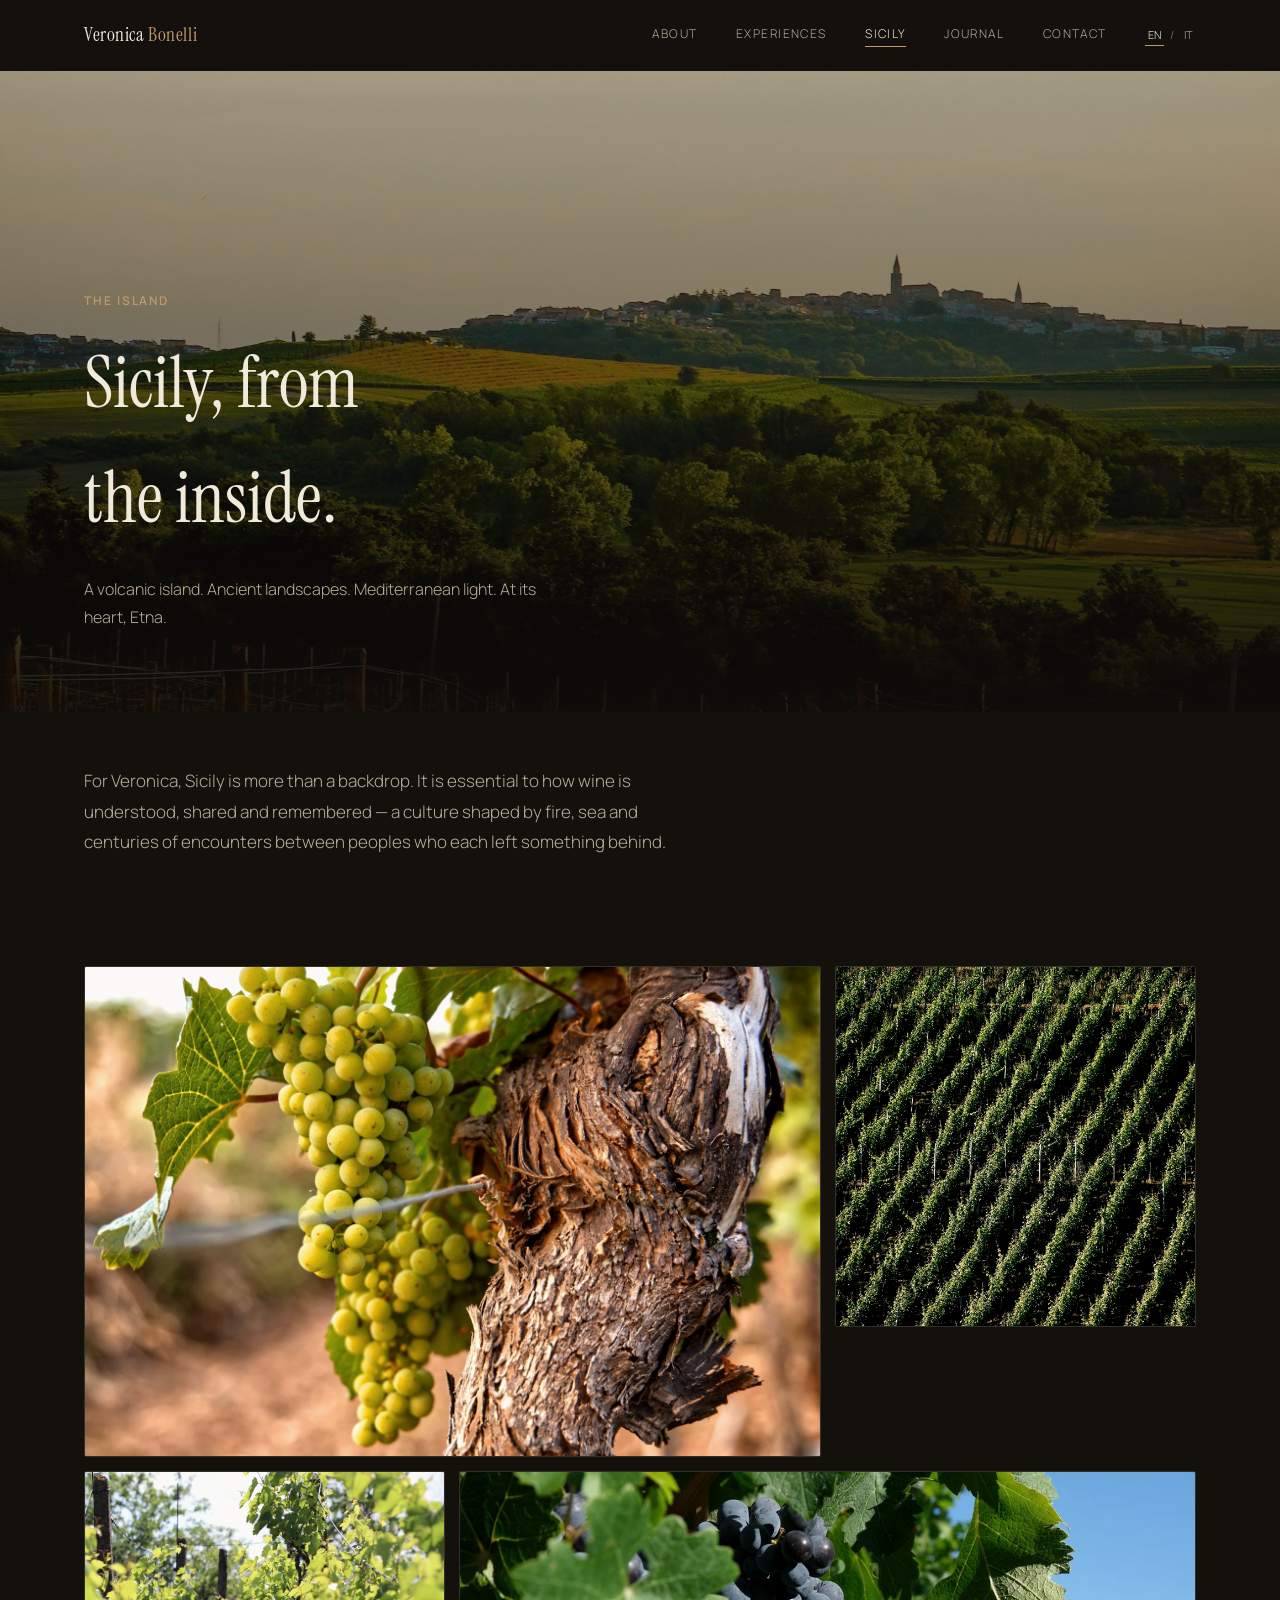
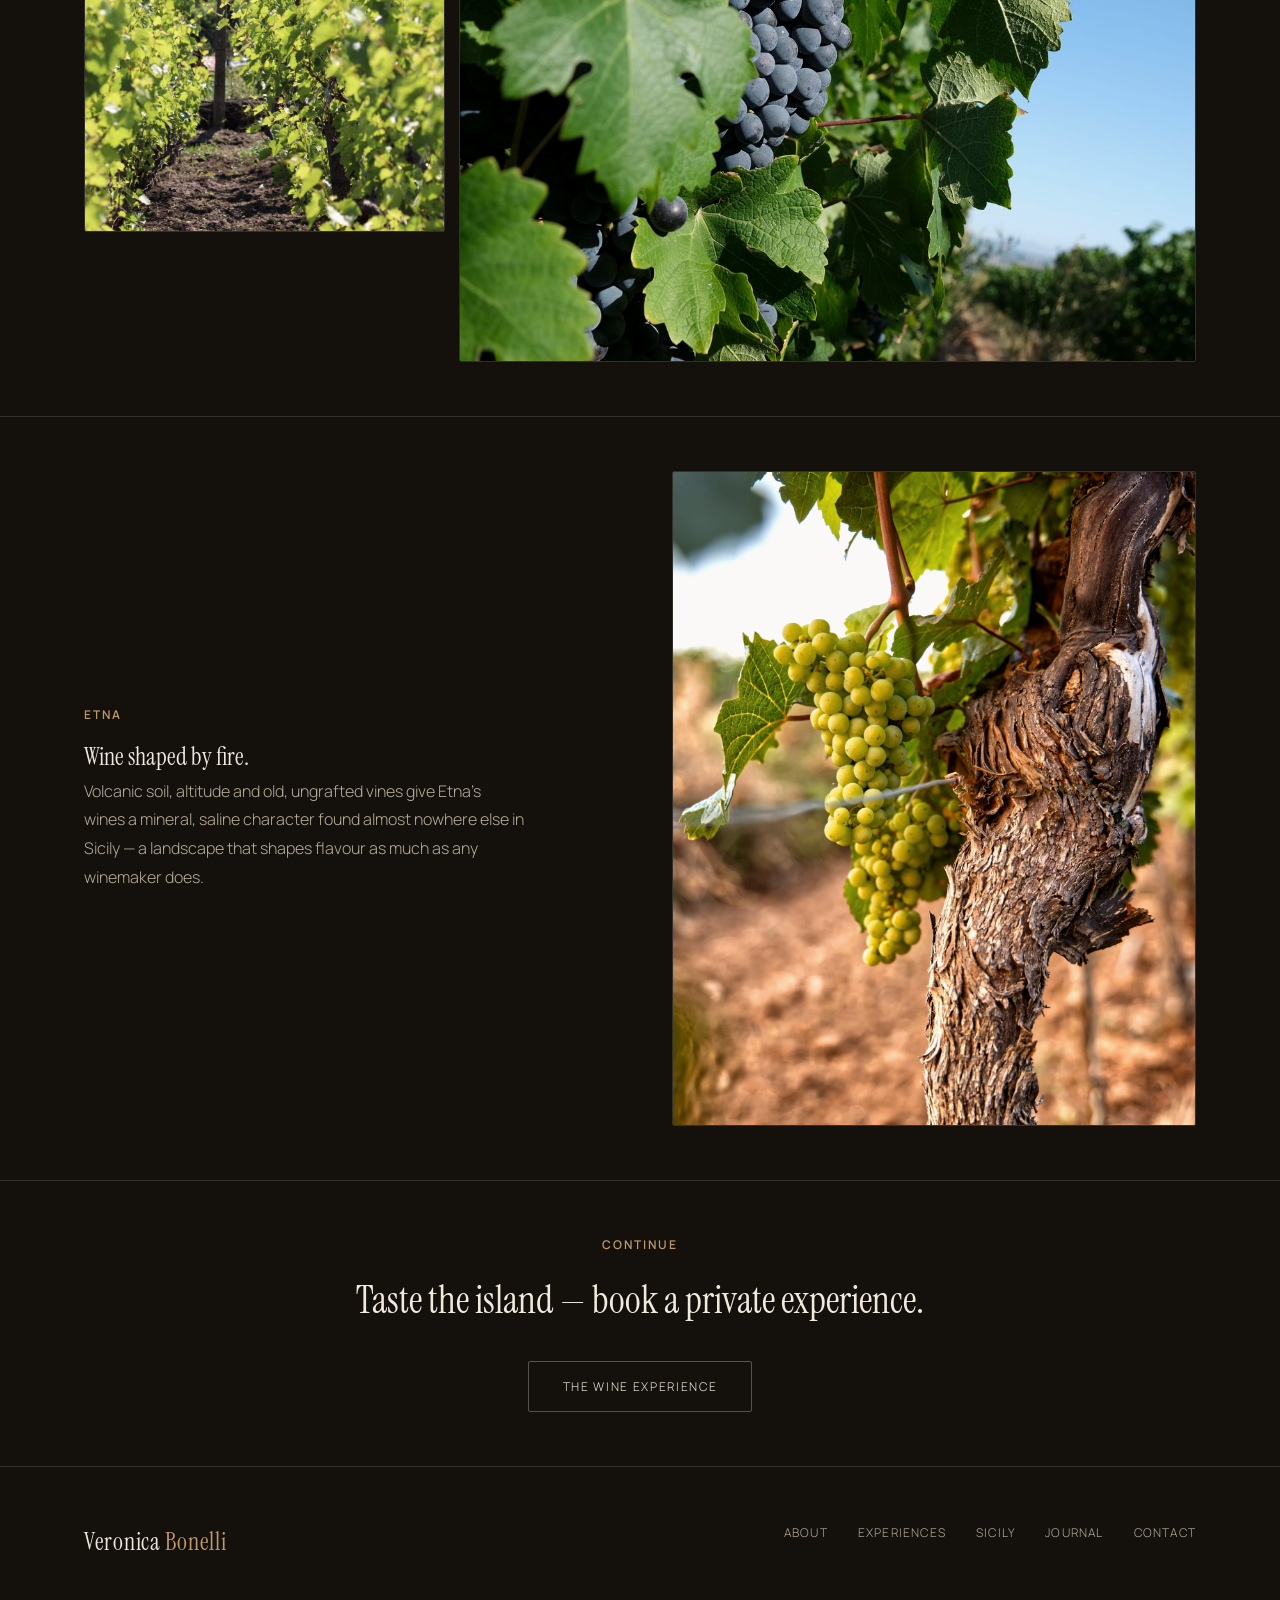
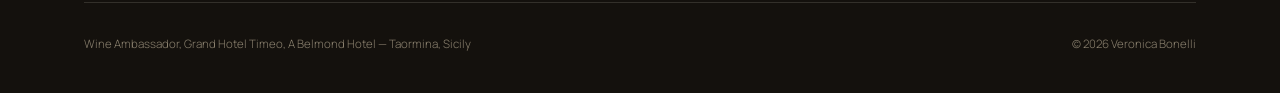
<file: sicily.html>
<!doctype html>
<html lang="en" data-lang="en">
<head>
<meta charset="UTF-8">
<meta name="viewport" content="width=device-width, initial-scale=1">
<title>Sicily | Veronica Bonelli — Wine Ambassador, Taormina</title>
<meta name="description" content="Sicily, from the inside — Etna, terroir and Mediterranean light, seen through the eyes of a wine professional based in Taormina.">
<link rel="canonical" href="https://www.veronicabonelli.com/sicily.html">
<meta property="og:type" content="website">
<meta property="og:site_name" content="Veronica Bonelli">
<meta property="og:title" content="Sicily, from the inside">
<meta property="og:description" content="A volcanic island. Ancient landscapes. Mediterranean light. At its heart, Etna.">
<meta property="og:image" content="https://www.veronicabonelli.com/assets/img/vineyard-golden-hills.jpg">
<meta property="og:url" content="https://www.veronicabonelli.com/sicily.html">
<meta name="twitter:card" content="summary_large_image">
<meta name="theme-color" content="#14110D">
<link rel="icon" href="data:image/svg+xml,<svg xmlns=%22http://www.w3.org/2000/svg%22 viewBox=%220 0 100 100%22><text y=%22.9em%22 font-size=%2290%22>🍷</text></svg>">
<link rel="preconnect" href="https://fonts.googleapis.com">
<link rel="preconnect" href="https://fonts.gstatic.com" crossorigin>
<link rel="stylesheet" href="https://fonts.googleapis.com/css2?family=Instrument+Serif:ital@0;1&family=Manrope:wght@300;400;500;600;700&display=swap">
<link rel="stylesheet" href="assets/css/style.css">
</head>
<body>
<a class="skip-link" href="#main">Skip to content</a>

<header class="site-header">
  <div class="wrap">
    <a class="brand" href="index.html">Veronica <span>Bonelli</span></a>
    <button class="menu-toggle" aria-expanded="false" aria-controls="site-nav" aria-label="Toggle menu">
      <span></span><span></span><span></span>
    </button>
    <nav class="nav-desktop" id="site-nav" aria-label="Primary">
      <a href="about.html">About</a>
      <a href="experience.html">Experiences</a>
      <a href="sicily.html" aria-current="page">Sicily</a>
      <a href="journal.html">Journal</a>
      <a href="contact.html">Contact</a>
      <span class="lang-switch" role="group" aria-label="Language">
        <button type="button" data-lang-btn="en" aria-pressed="true">EN</button> / <button type="button" data-lang-btn="it" aria-pressed="false">IT</button>
      </span>
    </nav>
  </div>
</header>

<main id="main">

  <header class="page-hero">
    <div class="hero-media">
      <img src="assets/img/vineyard-golden-hills.jpg"
           srcset="assets/img/vineyard-golden-hills-900.jpg 900w, assets/img/vineyard-golden-hills.jpg 2400w"
           sizes="100vw" loading="eager" fetchpriority="high"
           alt="Vineyard rows across rolling Sicilian hills at golden hour, with a hilltop village on the horizon">
    </div>
    <div class="wrap">
      <span class="eyebrow"><span data-en>The Island</span><span data-it>L'Isola</span></span>
      <h1 style="font-size:clamp(38px,6.6vw,72px); margin-top:14px; max-width:14ch;">
        <span data-en>Sicily, from the inside.</span>
        <span data-it>La Sicilia, dall'interno.</span>
      </h1>
      <p class="hero-sub">
        <span data-en>A volcanic island. Ancient landscapes. Mediterranean light. At its heart, Etna.</span>
        <span data-it>Un'isola vulcanica. Paesaggi antichi. Luce mediterranea. Al suo centro, l'Etna.</span>
      </p>
    </div>
  </header>

  <section class="section-tight">
    <div class="wrap">
      <p class="lede reveal" style="max-width:60ch;">
        <span data-en>For Veronica, Sicily is more than a backdrop. It is essential to how wine is understood, shared and remembered — a culture shaped by fire, sea and centuries of encounters between peoples who each left something behind.</span>
        <span data-it>Per Veronica, la Sicilia è più di uno sfondo. È essenziale al modo in cui il vino viene compreso, condiviso e ricordato — una cultura plasmata da fuoco, mare e secoli di incontri tra popoli che vi hanno lasciato qualcosa.</span>
      </p>
    </div>
  </section>

  <section class="section-tight">
    <div class="wrap">
      <div class="gallery reveal">
        <div class="art ratio-3-2">
          <img src="assets/img/old-vine-etna.jpg" loading="lazy" width="1500" height="2248"
               alt="A cluster of grapes on an old, gnarled vine trunk">
        </div>
        <div class="art ratio-1-1">
          <img src="assets/img/vineyard-rows-pattern.jpg" loading="lazy" width="1300" height="1950"
               alt="A graphic pattern of vineyard rows seen from above">
        </div>
        <div class="art ratio-1-1">
          <img src="assets/img/vineyard-mountain.jpg" loading="lazy" width="1500" height="1000"
               alt="Vineyard rows leading toward a distant mountain range">
        </div>
        <div class="art ratio-3-2">
          <img src="assets/img/grapes-blue-sky.jpg" loading="lazy" width="1100" height="1650"
               alt="Dark grape clusters on the vine against a bright blue sky">
        </div>
      </div>
    </div>
  </section>

  <section class="section-tight" style="border-top:1px solid var(--line);">
    <div class="wrap">
      <div class="spread reveal">
        <div class="copy">
          <span class="eyebrow"><span data-en>Etna</span><span data-it>Etna</span></span>
          <h2 style="margin-top:14px;"><span data-en>Wine shaped by fire.</span><span data-it>Vino plasmato dal fuoco.</span></h2>
          <p>
            <span data-en>Volcanic soil, altitude and old, ungrafted vines give Etna's wines a mineral, saline character found almost nowhere else in Sicily — a landscape that shapes flavour as much as any winemaker does.</span>
            <span data-it>Suolo vulcanico, altitudine e vecchie viti a piede franco danno ai vini dell'Etna un carattere minerale e sapido che si trova quasi solo qui — un paesaggio che plasma il sapore quanto e più della mano di chi lo produce.</span>
          </p>
        </div>
        <div class="art ratio-4-5">
          <img src="assets/img/old-vine-etna.jpg" loading="lazy" width="1500" height="2248"
               alt="Close detail of grapes growing on an old vine, with volcanic soil visible below">
        </div>
      </div>
    </div>
  </section>

  <section class="section-tight" style="text-align:center; border-top:1px solid var(--line);">
    <div class="wrap-narrow reveal">
      <span class="eyebrow"><span data-en>Continue</span><span data-it>Continua</span></span>
      <h2 style="margin-top:16px; font-size:clamp(26px,3.6vw,38px);">
        <span data-en>Taste the island — book a private experience.</span>
        <span data-it>Assaggia l'isola — prenota un'esperienza privata.</span>
      </h2>
      <div style="margin-top:30px;">
        <a class="btn" href="experience.html"><span data-en>The Wine Experience</span><span data-it>L'Esperienza</span></a>
      </div>
    </div>
  </section>

</main>

<footer class="site-footer">
  <div class="wrap">
    <div class="footer-top">
      <a class="brand" href="index.html">Veronica <span>Bonelli</span></a>
      <nav class="footer-nav" aria-label="Footer">
        <a href="about.html">About</a>
        <a href="experience.html">Experiences</a>
        <a href="sicily.html">Sicily</a>
        <a href="journal.html">Journal</a>
        <a href="contact.html">Contact</a>
      </nav>
    </div>
    <div class="footer-bottom">
      <span><span data-en>Wine Ambassador, Grand Hotel Timeo, A Belmond Hotel — Taormina, Sicily</span><span data-it>Wine Ambassador, Grand Hotel Timeo, A Belmond Hotel — Taormina, Sicilia</span></span>
      <span>© 2026 Veronica Bonelli</span>
    </div>
  </div>
</footer>

<script src="assets/js/main.js"></script>
</body>
</html>
</file>
<file: assets/css/style.css>
/* ==========================================================================
   Veronica Bonelli — Wine Ambassador, Grand Hotel Timeo (Belmond), Taormina
   Design system: "Sicilian Soul, International Standard"
   Single committed dark aesthetic (quiet-luxury identity, not a light/dark
   toggle — see README for rationale).
   ========================================================================== */

:root{
  /* --- color tokens ------------------------------------------------- */
  --lava:        #14110D;   /* primary ground */
  --basalto:     #1D1812;   /* raised surface */
  --basalto-2:   #262019;   /* hover / elevated surface */
  --ivory:       #F1E9DA;   /* primary text on dark */
  --muted:       #B7AC98;   /* secondary text */
  --muted-2:     #8A806E;   /* tertiary text / captions */
  --gold:        #C0996B;   /* champagne gold — accent only */
  --clay:        #AD5834;   /* etna clay — accent, sparing */
  --olive:       #8B8271;   /* dark olive — tags, hairlines */
  --line:        rgba(241,233,218,0.14);
  --line-strong: rgba(241,233,218,0.30);
  --overlay:     rgba(15,12,9,0.55);
  --focus:       #E7C79A;

  /* --- type ------------------------------------------------------- */
  --serif: 'Instrument Serif', 'Iowan Old Style', 'Palatino Linotype', Georgia, serif;
  --sans:  'Manrope', 'Segoe UI', system-ui, -apple-system, sans-serif;

  /* --- layout ------------------------------------------------------- */
  --container: 1240px;
  --container-narrow: 780px;
  --gutter: clamp(20px, 5vw, 64px);
  --radius: 2px;

  /* --- motion --------------------------------------------------------*/
  --ease: cubic-bezier(.22,.61,.36,1);
  --dur-s: 420ms;
  --dur-m: 680ms;
  --dur-l: 900ms;
}

/* ==========================================================================
   Reset & base
   ========================================================================== */
*, *::before, *::after{ box-sizing: border-box; }
*{ margin:0; padding:0; }
html{ -webkit-text-size-adjust:100%; scroll-behavior:smooth; }
body{
  background: var(--lava);
  color: var(--ivory);
  font-family: var(--sans);
  font-weight: 300;
  font-size: 16px;
  line-height: 1.6;
  -webkit-font-smoothing: antialiased;
  overflow-x: hidden;
}
img{ max-width:100%; display:block; }
a{ color:inherit; text-decoration:none; }
ul{ list-style:none; }
button{ font: inherit; color: inherit; background:none; border:none; cursor:pointer; }
input, textarea{ font: inherit; color: inherit; }
h1,h2,h3,h4{ font-family: var(--serif); font-weight:400; text-wrap: balance; }

@media (prefers-reduced-motion: reduce){
  html{ scroll-behavior:auto; }
  *{ animation-duration:0.001ms !important; animation-iteration-count:1 !important; transition-duration:0.001ms !important; }
}

/* Focus visibility — luxury does not skip accessibility */
:focus{ outline:none; }
:focus-visible{
  outline: 1px solid var(--focus);
  outline-offset: 4px;
  border-radius: 1px;
}

.skip-link{
  position:absolute; left:12px; top:-60px;
  background: var(--ivory); color: var(--lava);
  padding:10px 18px; font-size:13px; letter-spacing:0.04em;
  z-index: 999; transition: top var(--dur-s) var(--ease);
  border-radius: 2px;
}
.skip-link:focus{ top:12px; }

/* ==========================================================================
   Language toggle — [data-en] / [data-it] pairs
   ========================================================================== */
html:not([data-lang="it"]) [data-it]{ display:none; }
html[data-lang="it"] [data-en]{ display:none; }

/* ==========================================================================
   Layout helpers
   ========================================================================== */
.wrap{ max-width: var(--container); margin:0 auto; padding-left: var(--gutter); padding-right: var(--gutter); }
.wrap-narrow{ max-width: var(--container-narrow); margin:0 auto; padding-left: var(--gutter); padding-right: var(--gutter); }
section{ padding: clamp(64px, 10vh, 128px) 0; }
.section-tight{ padding: clamp(40px, 6vh, 80px) 0; }

.eyebrow{
  display:block;
  font-family: var(--sans);
  font-size: 12px;
  font-weight: 600;
  letter-spacing: 0.16em;
  text-transform: uppercase;
  color: var(--gold);
}
.section-head{
  display:flex; align-items:flex-end; justify-content:space-between; gap:24px;
  flex-wrap:wrap;
  border-bottom: 1px solid var(--line);
  padding-bottom: 24px; margin-bottom: 48px;
}
.section-head h2{ font-size: clamp(30px, 3.6vw, 44px); }
.section-head .idx{ font-size:12px; color:var(--muted-2); letter-spacing:0.1em; padding-bottom:6px; }

.lede{ color: var(--muted); font-size: 17px; line-height:1.8; max-width: 52ch; }
.on-light{ color: var(--lava); }

.cta{
  position:relative;
  display:inline-flex; align-items:center; gap:10px;
  font-size:12px; letter-spacing:0.14em; text-transform:uppercase;
  padding-bottom:7px;
  transition: color var(--dur-s) var(--ease), gap var(--dur-s) var(--ease);
}
.cta::before{ content:''; position:absolute; left:0; right:0; bottom:0; height:1px; background: var(--line-strong); }
.cta::after{
  content:''; position:absolute; left:0; bottom:0; height:1px; width:100%;
  background: var(--gold); transform:scaleX(0); transform-origin:left;
  transition: transform var(--dur-m) var(--ease);
}
.cta:hover, .cta:focus-visible{ color: var(--gold); gap:16px; }
.cta:hover::after, .cta:focus-visible::after{ transform:scaleX(1); }
.cta.quiet{ color: var(--muted); }
.cta.quiet::before{ background: transparent; }
.cta.quiet:hover{ color: var(--ivory); }

.btn{
  display:inline-flex; align-items:center; justify-content:center;
  padding: 15px 34px;
  font-size:12px; letter-spacing:0.14em; text-transform:uppercase;
  border:1px solid var(--line-strong);
  border-radius: var(--radius);
  transition: background var(--dur-s) var(--ease), border-color var(--dur-s) var(--ease), color var(--dur-s) var(--ease), transform var(--dur-s) var(--ease), box-shadow var(--dur-s) var(--ease);
}
.btn:hover, .btn:focus-visible{
  background: var(--ivory); color: var(--lava); border-color: var(--ivory);
  transform: translateY(-2px);
  box-shadow: 0 16px 36px -16px rgba(192,153,107,0.45);
}

/* ==========================================================================
   Header / navigation
   ========================================================================== */
.site-header{
  position: sticky; top:0; z-index: 100;
  background: linear-gradient(180deg, rgba(20,17,13,0.94), rgba(20,17,13,0.78) 75%, transparent);
  backdrop-filter: blur(8px); -webkit-backdrop-filter: blur(8px);
  border-bottom: 1px solid transparent;
  transition: background var(--dur-m) var(--ease), border-color var(--dur-m) var(--ease);
}
.site-header.is-scrolled{
  background: rgba(20,17,13,0.92);
  border-bottom-color: var(--line);
}
.site-header .wrap{ display:flex; align-items:center; justify-content:space-between; padding-top:20px; padding-bottom:20px; }
.brand{ font-family: var(--serif); font-size: 19px; letter-spacing: 0.03em; }
.brand span{ color: var(--gold); }

.nav-desktop{ display:flex; align-items:center; gap: clamp(20px, 3vw, 44px); }
.nav-desktop a{
  position:relative;
  font-size:12px; letter-spacing:0.12em; text-transform:uppercase; color: var(--muted);
  padding-bottom:4px;
  transition: color var(--dur-s) var(--ease);
}
.nav-desktop a::after{
  content:''; position:absolute; left:0; bottom:0; height:1px; width:100%;
  background: var(--gold); transform:scaleX(0); transform-origin:left;
  transition: transform var(--dur-m) var(--ease);
}
.nav-desktop a:hover, .nav-desktop a:focus-visible{ color: var(--ivory); }
.nav-desktop a:hover::after, .nav-desktop a:focus-visible::after, .nav-desktop a[aria-current="page"]::after{ transform:scaleX(1); }
.nav-desktop a[aria-current="page"]{ color: var(--ivory); }
.lang-switch{ display:flex; align-items:center; gap:6px; font-size:11px; letter-spacing:0.08em; color:var(--muted-2); }
.lang-switch button{ color: var(--muted); padding:2px 3px; }
.lang-switch button[aria-pressed="true"]{ color: var(--ivory); border-bottom:1px solid var(--gold); }
.lang-switch button:hover{ color: var(--ivory); }

.menu-toggle{ display:none; }

@media (max-width: 880px){
  .nav-desktop{
    position:fixed; top:0; left:0; right:0; bottom:0;
    height:100vh; height:100dvh; /* dvh fixes the iOS Safari address-bar shift */
    background: var(--lava);
    flex-direction:column; justify-content:center; align-items:center; gap:30px;
    transform: translateY(-8px);
    opacity:0; visibility:hidden; pointer-events:none;
    overscroll-behavior:contain;
    transition: opacity var(--dur-m) var(--ease), transform var(--dur-m) var(--ease), visibility 0s var(--dur-m);
  }
  .nav-desktop.open{ opacity:1; visibility:visible; pointer-events:auto; transform:translateY(0); transition: opacity var(--dur-m) var(--ease), transform var(--dur-m) var(--ease); }
  .nav-desktop a{
    font-size:17px; padding:6px 2px;
    opacity:0; transform:translateY(10px);
    transition: opacity var(--dur-s) var(--ease), transform var(--dur-s) var(--ease), color var(--dur-s) var(--ease), border-color var(--dur-s) var(--ease);
  }
  .nav-desktop.open a{ opacity:1; transform:none; }
  .nav-desktop.open a:nth-child(1){ transition-delay:90ms; }
  .nav-desktop.open a:nth-child(2){ transition-delay:140ms; }
  .nav-desktop.open a:nth-child(3){ transition-delay:190ms; }
  .nav-desktop.open a:nth-child(4){ transition-delay:240ms; }
  .nav-desktop.open a:nth-child(5){ transition-delay:290ms; }
  .nav-desktop .lang-switch{ opacity:0; transition: opacity var(--dur-s) var(--ease); transition-delay:340ms; }
  .nav-desktop.open .lang-switch{ opacity:1; }
  .lang-switch button{ padding:10px 8px; font-size:13px; } /* larger touch target */
  .menu-toggle{
    display:flex; flex-direction:column; gap:5px; justify-content:center; align-items:flex-end;
    width:44px; height:44px; padding:11px 7px; margin:-11px -7px; z-index:110; /* 44px touch target */
  }
  .menu-toggle span{ display:block; width:100%; height:1px; background: var(--ivory); transition: transform var(--dur-s) var(--ease), opacity var(--dur-s) var(--ease), width var(--dur-s) var(--ease); }
  .menu-toggle[aria-expanded="true"] span:nth-child(1){ transform: translateY(6px) rotate(45deg); }
  .menu-toggle[aria-expanded="true"] span:nth-child(2){ opacity:0; }
  .menu-toggle[aria-expanded="true"] span:nth-child(3){ transform: translateY(-6px) rotate(-45deg); }
}

/* ==========================================================================
   Hero
   ========================================================================== */
.hero{
  position:relative;
  padding: clamp(160px, 30vh, 260px) 0 clamp(70px, 10vh, 110px);
  min-height: 0; /* sized to content, never 100vh */
}
.hero-media{ position:absolute; inset:0; z-index:-1; overflow:hidden; }
.hero-media img{ width:100%; height:100%; object-fit:cover; }
/* Shared, restrained colour grade — unifies stock photography shot by
   different photographers into one consistent, warm "in-house" look. */
.hero-media img, .art img{ filter: saturate(.93) contrast(1.05) brightness(.97) sepia(.035); }
.hero-media::after{
  content:""; position:absolute; inset:0;
  background: linear-gradient(180deg, rgba(15,12,9,0.35) 0%, rgba(15,12,9,0.55) 55%, rgba(15,12,9,0.92) 100%);
}
.hero-eyebrow{ margin-bottom:22px; }
.hero h1{
  font-size: clamp(44px, 8vw, 96px);
  line-height: 0.98; letter-spacing:-0.02em;
}
.hero .place{ font-family: var(--serif); font-style:italic; color: var(--gold); font-size: clamp(18px,2.2vw,24px); margin-top:12px; }
.hero-tagline{
  font-family: var(--serif); font-style:italic;
  font-size: clamp(22px, 2.8vw, 30px);
  max-width: 18ch; margin-top: 34px; text-wrap:balance;
}
.hero-sub{ max-width: 46ch; color: var(--muted); margin-top:20px; font-size:16px; line-height:1.75; }
.hero-actions{ display:flex; flex-wrap:wrap; gap:20px 32px; margin-top:38px; align-items:center; }

/* One-time entrance on load — pure CSS, no JS/observer dependency, so it
   never leaves real content stranded at opacity:0 if a script fails. */
@keyframes rise-in{ from{ opacity:0; transform:translateY(16px); } to{ opacity:1; transform:none; } }
.hero-eyebrow, .hero h1, .hero .place, .hero-tagline, .hero-sub, .hero-actions{
  animation: rise-in var(--dur-l) var(--ease) both;
}
.hero h1{ animation-delay:70ms; }
.hero .place{ animation-delay:150ms; }
.hero-tagline{ animation-delay:210ms; }
.hero-sub{ animation-delay:270ms; }
.hero-actions{ animation-delay:330ms; }

.page-hero{
  position:relative;
  padding: clamp(150px, 26vh, 220px) 0 clamp(64px, 9vh, 96px);
}
.page-hero .wrap > *{ position:relative; z-index:1; }

/* ==========================================================================
   Editorial spreads (alternating image / text)
   ========================================================================== */
.spread{
  display:grid; grid-template-columns: 1fr 1fr; gap: clamp(28px,5vw,64px);
  align-items:center;
}
.spread + .spread{ margin-top: clamp(56px, 8vh, 96px); }
.spread.rev .art{ order:2; }
.spread.rev .copy{ order:1; }
@media (max-width: 860px){
  .spread{ grid-template-columns:1fr; }
  .spread.rev .art, .spread.rev .copy{ order:initial; }
}
.spread .copy h3{ font-size: clamp(26px,3vw,36px); margin-bottom:18px; line-height:1.18; }
.spread .copy p{ color: var(--muted); font-size:16px; line-height:1.8; max-width:44ch; }
.spread .copy p + p{ margin-top:14px; }

.art{
  position:relative; border-radius: var(--radius); overflow:hidden; border:1px solid var(--line);
  transition: box-shadow var(--dur-m) var(--ease), border-color var(--dur-m) var(--ease);
}
.art img{ width:100%; height:100%; object-fit:cover; transition: transform 1.2s var(--ease); }
.art.ratio-4-5{ aspect-ratio:4/5; }
.art.ratio-3-2{ aspect-ratio:3/2; }
.art.ratio-1-1{ aspect-ratio:1/1; }
.art:hover{ border-color: var(--line-strong); box-shadow: 0 28px 64px -30px rgba(0,0,0,0.7); }
.art:hover img{ transform: scale(1.035); }
.art .cap{
  position:absolute; left:0; right:0; bottom:0; padding:12px 16px;
  font-size:10.5px; letter-spacing:0.06em; color: rgba(241,233,218,0.78);
  background: linear-gradient(180deg, transparent, rgba(10,8,6,0.65));
}

/* ==========================================================================
   Experience cards
   ========================================================================== */
.exp-grid{ display:grid; grid-template-columns: repeat(3, 1fr); gap: 1px; background: var(--line); border:1px solid var(--line); }
@media (max-width: 820px){ .exp-grid{ grid-template-columns:1fr; } }
.exp-card{
  position:relative; background: var(--lava); padding: 40px 34px;
  display:flex; flex-direction:column; gap:16px;
  transition: background var(--dur-m) var(--ease);
}
.exp-card::before{
  content:''; position:absolute; top:0; left:0; right:0; height:2px;
  background: var(--gold); transform:scaleX(0); transform-origin:left;
  transition: transform var(--dur-m) var(--ease);
}
.exp-card:hover{ background: var(--basalto); }
.exp-card:hover::before{ transform:scaleX(1); }
.exp-card .num{ font-family:var(--sans); font-size:12px; color: var(--gold); letter-spacing:0.08em; }
.exp-card h3{ font-size:22px; }
.exp-card p{ color: var(--muted); font-size:14.5px; line-height:1.75; }

/* ==========================================================================
   Sicily gallery
   ========================================================================== */
.gallery{ display:grid; grid-template-columns: repeat(6, 1fr); gap: 14px; }
.gallery .art:nth-child(1){ grid-column: span 4; }
.gallery .art:nth-child(2){ grid-column: span 2; }
.gallery .art:nth-child(3){ grid-column: span 2; }
.gallery .art:nth-child(4){ grid-column: span 4; }
@media (max-width: 760px){
  .gallery{ grid-template-columns:1fr; }
  .gallery .art{ grid-column: span 1 !important; }
}

/* ==========================================================================
   Journal
   ========================================================================== */
.journal-grid{ display:grid; grid-template-columns: repeat(3, 1fr); gap: 40px 34px; }
@media (max-width: 860px){ .journal-grid{ grid-template-columns:1fr; max-width:520px; } }
.journal-card .art{ margin-bottom:22px; }
.journal-card .tag{ font-size:11px; letter-spacing:0.1em; text-transform:uppercase; color: var(--olive); }
.journal-card h3{ font-family: var(--serif); font-style:italic; font-size:24px; margin-top:10px; line-height:1.28; }
.journal-card p{ color: var(--muted); font-size:14.5px; margin-top:12px; line-height:1.75; }
.journal-card .cta{ margin-top:18px; }

.journal-note{
  margin-top: 56px; padding: 24px 28px; border:1px solid var(--line);
  background: var(--basalto); font-size:13.5px; color: var(--muted-2); line-height:1.7;
  border-radius: var(--radius);
}

/* ==========================================================================
   Quote / manifesto block
   ========================================================================== */
.manifesto{ background: var(--basalto); border-top:1px solid var(--line); border-bottom:1px solid var(--line); }
.manifesto blockquote{
  font-family: var(--serif); font-style:italic;
  font-size: clamp(26px, 4vw, 44px); line-height:1.3; max-width: 20ch;
}
.manifesto cite{ display:block; margin-top:26px; font-style:normal; font-size:12px; letter-spacing:0.1em; text-transform:uppercase; color: var(--muted-2); }

/* ==========================================================================
   About page specifics
   ========================================================================== */
.about-lede{ font-family:var(--serif); font-style:italic; font-size: clamp(22px,2.6vw,30px); max-width:22ch; line-height:1.35; color: var(--ivory); }
.pillars{ display:grid; grid-template-columns: repeat(3,1fr); gap: 40px; margin-top: 56px; }
@media (max-width:760px){ .pillars{ grid-template-columns:1fr; } }
.pillar .eyebrow{ margin-bottom:12px; }
.pillar p{ color:var(--muted); font-size:15px; line-height:1.8; }

.note-box{
  margin-top:64px; padding:26px 30px; border-left:2px solid var(--gold);
  background: var(--basalto); font-size:14px; color: var(--muted); line-height:1.8;
  border-radius: 0 var(--radius) var(--radius) 0;
}

/* ==========================================================================
   Contact
   ========================================================================== */
.contact-grid{ display:grid; grid-template-columns: 1fr 1fr; gap: clamp(40px,6vw,90px); }
@media (max-width:860px){ .contact-grid{ grid-template-columns:1fr; } }
.reasons{ display:flex; flex-wrap:wrap; gap:10px; margin-top:26px; }
.reasons span{
  font-size:11.5px; letter-spacing:0.06em; text-transform:uppercase; color: var(--muted);
  border:1px solid var(--line); padding:8px 14px; border-radius:999px;
}
.field{ margin-bottom:22px; }
.field label{
  display:block; font-size:11.5px; letter-spacing:0.1em; text-transform:uppercase;
  color: var(--muted-2); margin-bottom:8px;
  transition: color var(--dur-s) var(--ease);
}
.field:focus-within label{ color: var(--gold); }
.field input, .field textarea{
  width:100%; background:transparent; border:none; border-bottom:1px solid var(--line-strong);
  padding: 12px 2px; color: var(--ivory); font-size:16px;
  transition: border-color var(--dur-s) var(--ease);
}
.field input::placeholder, .field textarea::placeholder{ color: var(--muted-2); }
.field input:focus, .field textarea:focus{ border-color: var(--gold); }
.field textarea{ resize:vertical; min-height:110px; }
.form-note{ margin-top:18px; font-size:12.5px; color: var(--muted-2); }
.direct{ margin-top:40px; padding-top:32px; border-top:1px solid var(--line); }
.direct a{ font-family:var(--serif); font-size:22px; }
.direct a:hover{ color: var(--gold); }

/* ==========================================================================
   Footer
   ========================================================================== */
.site-footer{ border-top:1px solid var(--line); padding: 56px 0 40px; }
.footer-top{ display:flex; justify-content:space-between; gap:40px; flex-wrap:wrap; padding-bottom:40px; margin-bottom:32px; border-bottom:1px solid var(--line); }
.footer-top .brand{ font-size:24px; }
.footer-nav{ display:flex; flex-wrap:wrap; gap:14px 30px; }
.footer-nav a{ font-size:12px; letter-spacing:0.1em; text-transform:uppercase; color:var(--muted); }
.footer-nav a:hover{ color:var(--ivory); }
.footer-bottom{ display:flex; justify-content:space-between; gap:16px; flex-wrap:wrap; font-size:11.5px; color: var(--muted-2); }

/* ==========================================================================
   Reveal-on-scroll
   ========================================================================== */
.reveal{ opacity:1; transform:none; }
.js .reveal{ opacity:0; transform: translateY(22px); transition: opacity var(--dur-l) var(--ease), transform var(--dur-l) var(--ease); }
.js .reveal.in{ opacity:1; transform:none; }

/* ==========================================================================
   Misc
   ========================================================================== */
.badge-row{ display:flex; align-items:center; gap:12px; margin-bottom:26px; }
.badge-row .line{ width:34px; height:1px; background:var(--gold); }
::selection{ background: var(--gold); color: var(--lava); }

html{ scrollbar-color: var(--basalto-2) var(--lava); scrollbar-width: thin; }
::-webkit-scrollbar{ width:10px; height:10px; }
::-webkit-scrollbar-track{ background: var(--lava); }
::-webkit-scrollbar-thumb{ background: var(--basalto-2); border-radius:6px; border:2px solid var(--lava); }
::-webkit-scrollbar-thumb:hover{ background: var(--olive); }
</file>
